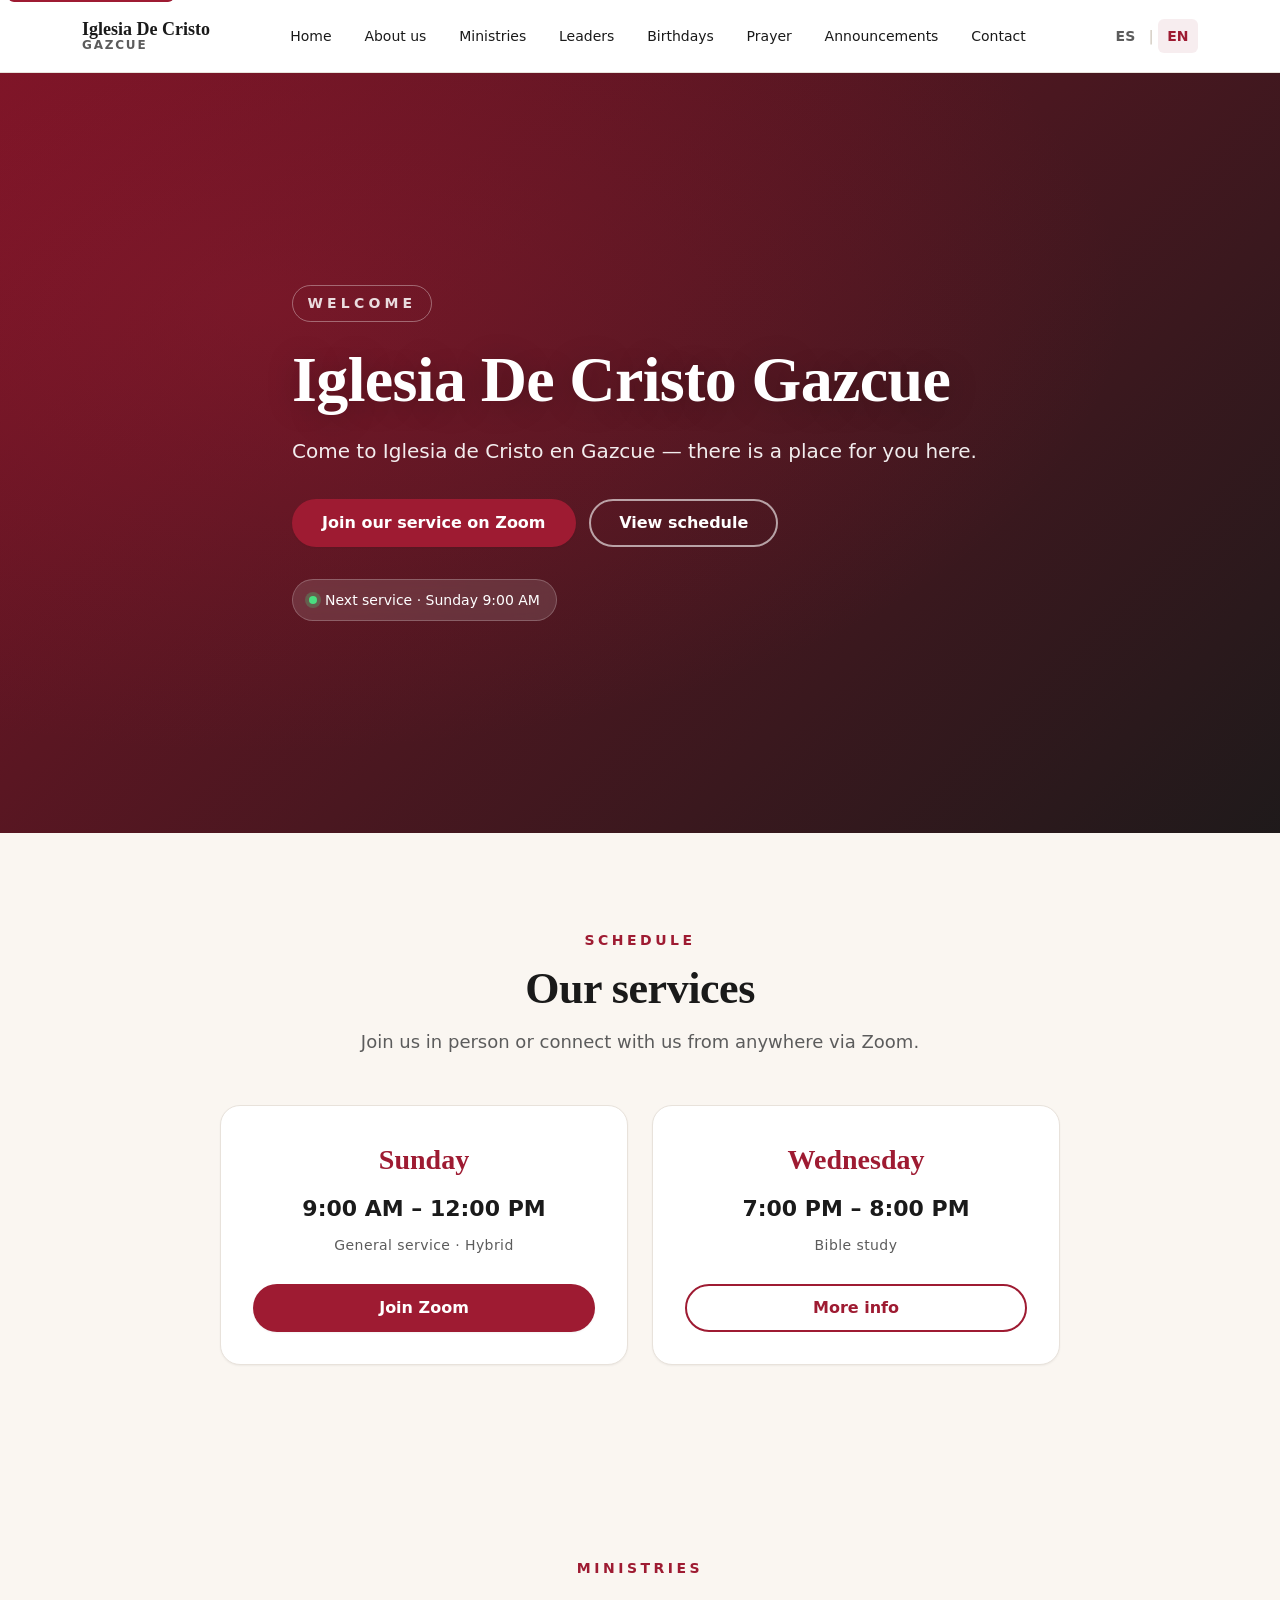
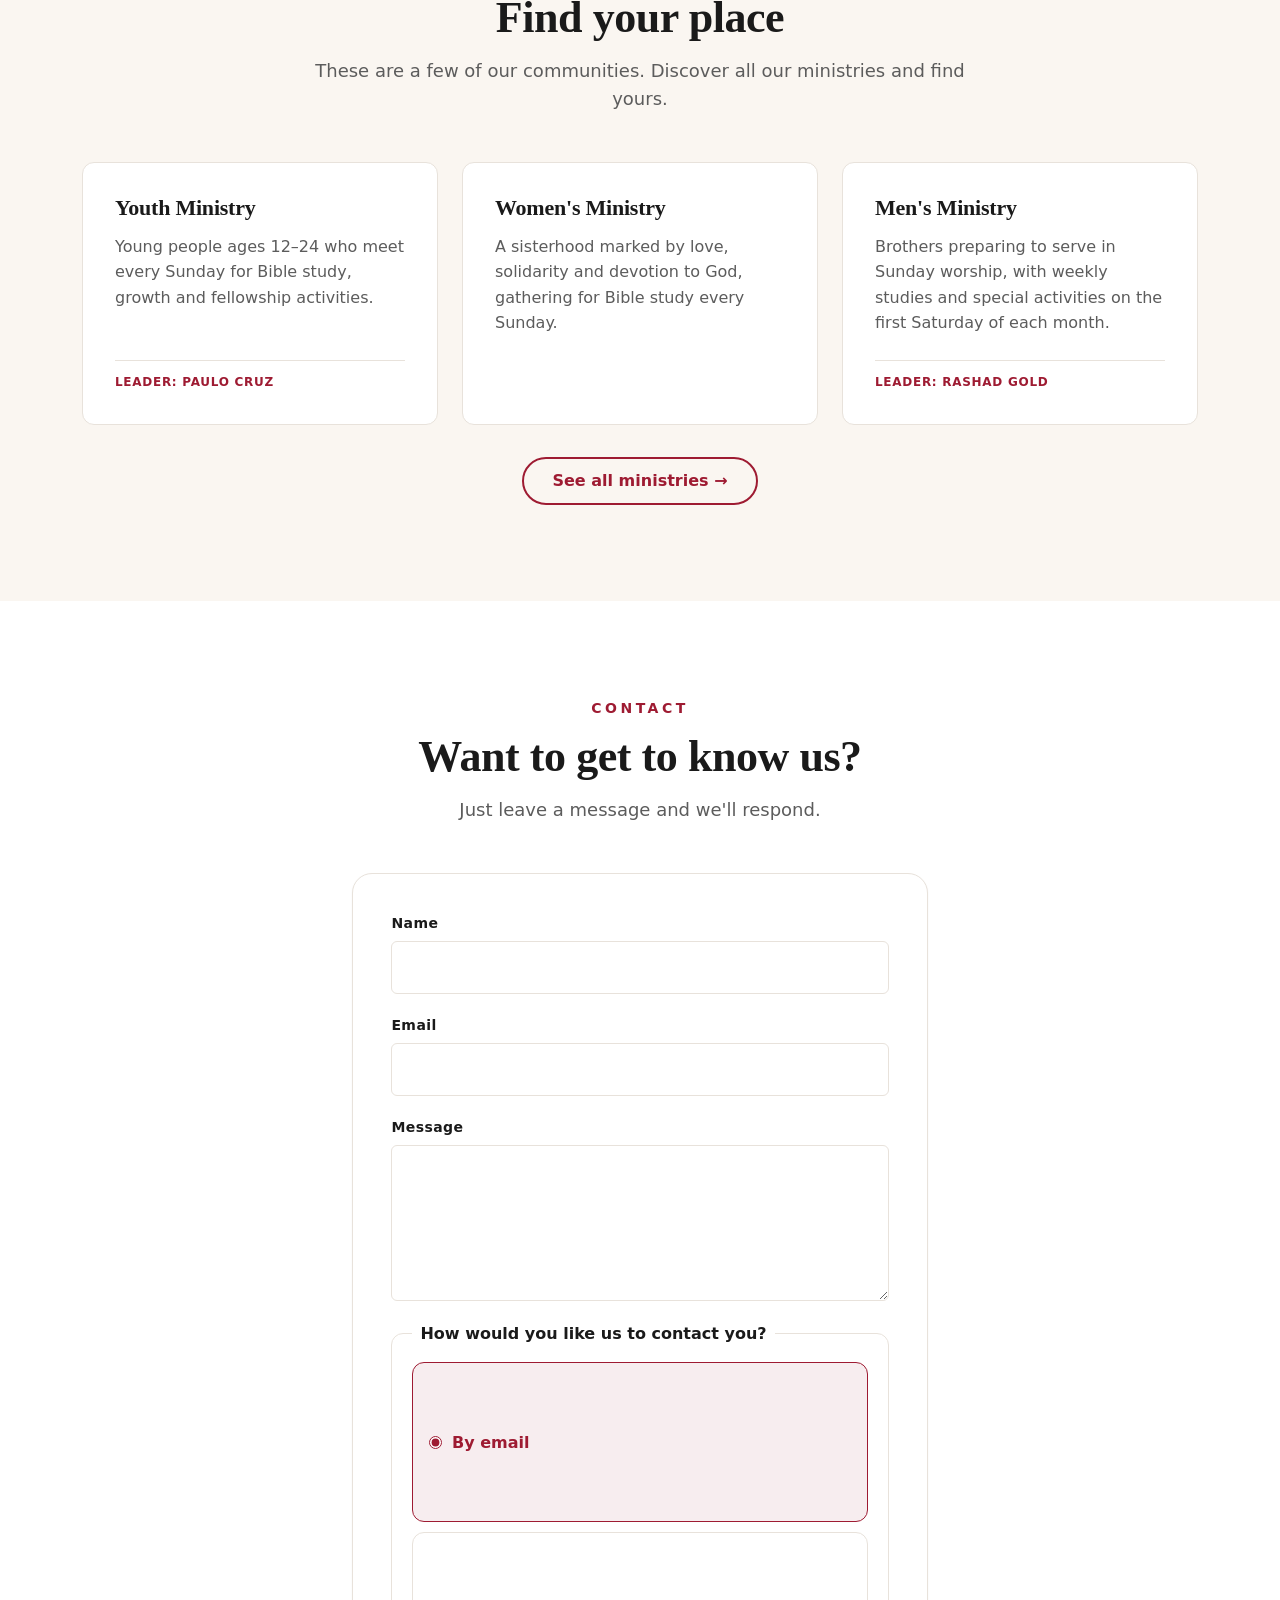
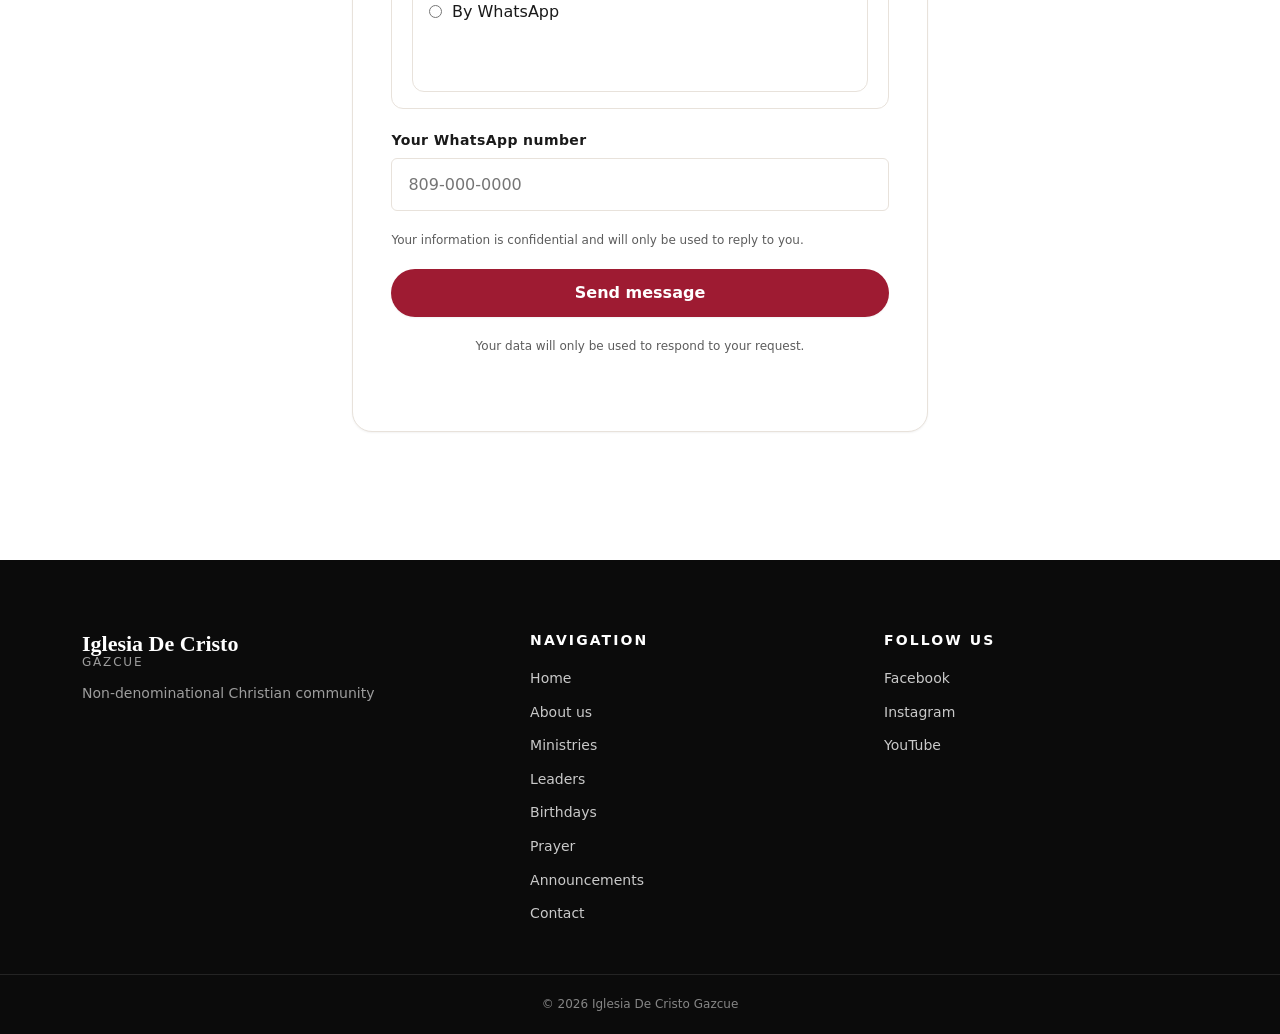
<file: index.html>
<!DOCTYPE html>
<html lang="es">
<head>
  <meta charset="UTF-8">
  <meta name="viewport" content="width=device-width, initial-scale=1.0">
  <meta name="description" content="Iglesia De Cristo Gazcue — comunidad cristiana no denominacional en Santo Domingo. Cultos presenciales y por Zoom.">
  <meta name="theme-color" content="#9E1B32">
  <meta name="referrer" content="strict-origin-when-cross-origin">
  <meta http-equiv="Content-Security-Policy" content="default-src 'self'; script-src 'self'; style-src 'self' https://fonts.googleapis.com; font-src 'self' https://fonts.gstatic.com; img-src 'self' data:; frame-src https://www.google.com; connect-src 'self' https://api.github.com https://raw.githubusercontent.com; form-action 'self'; base-uri 'self'; object-src 'none'; upgrade-insecure-requests">
  <meta name="robots" content="noindex, nofollow">

  <meta property="og:title" content="Iglesia De Cristo Gazcue">
  <meta property="og:description" content="Comunidad cristiana no denominacional en Gazcue, Santo Domingo, República Dominicana.">
  <meta property="og:type" content="website">
  <meta property="og:locale" content="es_DO">

  <title>Iglesia De Cristo Gazcue</title>

  <link rel="preconnect" href="https://fonts.googleapis.com">
  <link rel="preconnect" href="https://fonts.gstatic.com" crossorigin>
  <link rel="stylesheet" href="https://fonts.googleapis.com/css2?family=Inter:wght@400;500;600;700&family=Playfair+Display:wght@600;700&display=swap">

  <link rel="stylesheet" href="assets/css/styles.css">
</head>
<body>
  <a class="skip-link" href="#main" data-i18n="a11y.skip">Saltar al contenido</a>

  <header class="site-header" id="site-header">
    <div class="container header-inner">
      <a href="#inicio" class="brand" aria-label="Iglesia De Cristo Gazcue — Inicio">
        <span class="brand-text">
          <span class="brand-line">Iglesia De Cristo</span>
          <span class="brand-sub">Gazcue</span>
        </span>
      </a>

      <nav class="site-nav" id="site-nav" aria-label="Navegación principal">
        <ul class="nav-list">
          <li><a href="index.html" data-i18n="nav.home">Inicio</a></li>
          <li><a href="nosotros.html" data-i18n="nav.about">Conócenos</a></li>
          <li><a href="ministerios.html" data-i18n="nav.ministries">Ministerios</a></li>
          <li><a href="lideres.html" data-i18n="nav.leaders">Líderes</a></li>
          <li><a href="cumpleanos.html" data-i18n="nav.birthdays">Cumpleaños</a></li>
          <li><a href="oracion.html" data-i18n="nav.prayer">Oración</a></li>
          <li><a href="#anuncios" data-i18n="nav.announcements">Anuncios</a></li>
          <li><a href="#contacto" data-i18n="nav.contact">Contacto</a></li>
        </ul>
      </nav>

      <div class="header-actions">
        <div class="lang-toggle" role="group" aria-label="Idioma">
          <button type="button" class="lang-btn is-active" data-lang="es" aria-pressed="true">ES</button>
          <span class="lang-sep" aria-hidden="true">|</span>
          <button type="button" class="lang-btn" data-lang="en" aria-pressed="false">EN</button>
        </div>
        <button class="nav-toggle" id="nav-toggle" aria-controls="site-nav" aria-expanded="false" aria-label="Abrir menú">
          <span></span><span></span><span></span>
        </button>
      </div>
    </div>
  </header>

  <main id="main">
    <section class="hero" id="inicio">
      <div class="hero-bg" aria-hidden="true"></div>
      <div class="hero-overlay" aria-hidden="true"></div>
      <div class="container hero-content">
        <p class="hero-eyebrow" data-i18n="hero.eyebrow">Bienvenidos</p>
        <h1 class="hero-title" data-i18n="hero.title">Iglesia De Cristo Gazcue</h1>
        <p class="hero-subtitle" data-i18n="hero.subtitle">Ven a la Iglesia de Cristo en Gazcue, aquí hay un espacio para ti.</p>
        <div class="hero-cta">
          <a href="https://us02web.zoom.us/j/2586060812" class="btn btn-primary" target="_blank" rel="noopener noreferrer" data-i18n="hero.cta_zoom">Únete al culto por Zoom</a>
          <a href="#horarios" class="btn btn-ghost" data-i18n="hero.cta_schedule">Ver horarios</a>
        </div>
        <div class="hero-chip" data-i18n="hero.next">Próximo culto · Domingo 9:00 AM</div>
      </div>
    </section>

    <section class="section section-schedule" id="horarios">
      <div class="container">
        <header class="section-head">
          <p class="section-eyebrow" data-i18n="schedule.eyebrow">Horarios</p>
          <h2 class="section-title" data-i18n="schedule.title">Nuestros cultos</h2>
          <p class="section-lead" data-i18n="schedule.lead">Te esperamos presencial o conéctate con nosotros desde cualquier lugar por Zoom.</p>
        </header>
        <div class="schedule-grid">
          <article class="schedule-card">
            <p class="schedule-day" data-i18n="schedule.sunday.day">Domingo</p>
            <p class="schedule-time">9:00 AM – 12:00 PM</p>
            <p class="schedule-type" data-i18n="schedule.sunday.type">Culto general · Híbrido</p>
            <a class="btn btn-primary btn-block" href="https://us02web.zoom.us/j/2586060812" target="_blank" rel="noopener noreferrer" data-i18n="schedule.join_zoom">Entrar al Zoom</a>
          </article>
          <article class="schedule-card">
            <p class="schedule-day" data-i18n="schedule.wednesday.day">Miércoles</p>
            <p class="schedule-time">7:00 PM – 8:00 PM</p>
            <p class="schedule-type" data-i18n="schedule.wednesday.type">Estudio bíblico</p>
            <a class="btn btn-ghost btn-block" href="#contacto" data-i18n="schedule.more_info">Más información</a>
          </article>
        </div>
      </div>
    </section>

    <section class="section section-versiculo bg-cream">
      <div class="container">
        <header class="section-head">
          <p class="section-eyebrow" data-i18n="index.lectura.eyebrow">📖 Lectura</p>
          <h2 class="section-title" data-i18n="index.lectura.title">Versículo de la semana</h2>
        </header>
        <div id="seccion-lectura"></div>
      </div>
    </section>

    <section class="section section-oracion-index">
      <div class="container">
        <header class="section-head">
          <p class="section-eyebrow" data-i18n="index.oracion.eyebrow">🙏 Oración</p>
          <h2 class="section-title" data-i18n="index.oracion.title">Oración y peticiones de la semana</h2>
        </header>
        <div id="lista-oracion"></div>
        <div class="oracion-cta">
          <a href="oracion.html" class="btn btn-primary" data-i18n="index.oracion.cta">Enviar mi petición</a>
        </div>
      </div>
    </section>

    <section class="section section-announcements bg-cream" id="anuncios" aria-labelledby="anuncios-titulo">
      <div class="container">
        <header class="section-head">
          <p class="section-eyebrow" data-i18n="announcements.eyebrow">Anuncios</p>
          <h2 class="section-title" id="anuncios-titulo" data-i18n="announcements.title">Anuncios y eventos</h2>
          <p class="section-lead" data-i18n="announcements.subtitle">Mantente al día con lo que ocurre en nuestra comunidad</p>
        </header>
        <div id="seccion-anuncios"></div>
      </div>
    </section>

    <section class="section section-ministries" id="ministerios">
      <div class="container">
        <header class="section-head">
          <p class="section-eyebrow" data-i18n="ministries.eyebrow">Ministerios</p>
          <h2 class="section-title" data-i18n="ministries.title">Encuentra tu lugar</h2>
          <p class="section-lead" data-i18n="ministries.summary_lead">Estos son algunos de nuestros espacios. Conoce todos los ministerios y encuentra el tuyo.</p>
        </header>
        <div class="ministry-grid">
          <article class="ministry-card">
            <h3 data-i18n="ministries.youth.title">Ministerio Juvenil</h3>
            <p data-i18n="ministries.youth.text">Jóvenes de 12 a 24 años que se reúnen los domingos para estudios y actividades de integración.</p>
            <span class="card-leader" data-i18n="ministries.youth.leader">Líder: Paulo Cruz</span>
          </article>
          <article class="ministry-card">
            <h3 data-i18n="ministries.ladies.title">Ministerio de Damas</h3>
            <p data-i18n="ministries.ladies.text">Hermandad caracterizada por el amor, la solidaridad y la devoción a Dios.</p>
          </article>
          <article class="ministry-card">
            <h3 data-i18n="ministries.men.title">Ministerio de Varones</h3>
            <p data-i18n="ministries.men.text">Los caballeros se preparan para servir en el culto dominical y participan en actividades mensuales.</p>
            <span class="card-leader" data-i18n="ministries.men.leader">Líder: Rashad Gold</span>
          </article>
        </div>
        <div class="ministries-cta">
          <a class="btn btn-ghost" href="ministerios.html" data-i18n="ministries.see_all">Ver todos los ministerios →</a>
        </div>
      </div>
    </section>

    <section class="section section-contact" id="contacto">
      <div class="container contact-wrap">
        <header class="section-head">
          <p class="section-eyebrow" data-i18n="contact.eyebrow">Contacto</p>
          <h2 class="section-title" data-i18n="contact.title">¿Quieres conocernos?</h2>
          <p class="section-lead" data-i18n="contact.lead">Solo deja un mensaje y te responderemos.</p>
        </header>
        <form class="contact-form" id="contact-form"
              name="contacto"
              method="POST"
              data-netlify="true"
              netlify-honeypot="website"
              action="/gracias.html"
              novalidate>
          <input type="hidden" name="form-name" value="contacto">
          <div class="hp" aria-hidden="true">
            <label for="c-website">No completar</label>
            <input type="text" id="c-website" name="website" tabindex="-1" autocomplete="off">
          </div>
          <div class="form-row">
            <label for="c-name" data-i18n="contact.name">Nombre</label>
            <input type="text" id="c-name" name="name" required maxlength="80" autocomplete="name">
          </div>
          <div class="form-row">
            <label for="c-email" data-i18n="contact.email">Correo electrónico</label>
            <input type="email" id="c-email" name="email" required maxlength="120" autocomplete="email">
          </div>
          <div class="form-row">
            <label for="c-message" data-i18n="contact.message">Mensaje</label>
            <textarea id="c-message" name="message" rows="5" maxlength="1000" required></textarea>
          </div>

          <fieldset class="contacto-metodo">
            <legend data-i18n="contacto.metodo.titulo">¿Cómo prefieres que te contactemos?</legend>
            <label class="radio-label">
              <input type="radio" name="metodo-contacto" value="correo" checked>
              <span data-i18n="contacto.metodo.correo">Por correo electrónico</span>
            </label>
            <label class="radio-label">
              <input type="radio" name="metodo-contacto" value="whatsapp">
              <span data-i18n="contacto.metodo.whatsapp">Por WhatsApp</span>
            </label>
          </fieldset>

          <div class="form-row" id="campo-whatsapp-contacto" hidden>
            <label for="c-whatsapp" data-i18n="contacto.whatsapp.label">Tu número de WhatsApp</label>
            <input type="tel" id="c-whatsapp" name="whatsapp" placeholder="809-000-0000" maxlength="20" autocomplete="tel">
          </div>

          <p class="privacidad-nota" data-i18n="contacto.privacidad">Tu información es confidencial y solo será usada para responderte.</p>

          <button type="submit" class="btn btn-primary btn-block" data-i18n="contact.send">Enviar mensaje</button>
          <p class="form-note" data-i18n="contact.note">Tus datos se usarán solo para responder tu solicitud.</p>
          <p class="form-status" id="form-status" role="status" aria-live="polite"></p>
        </form>
      </div>
    </section>
  </main>

  <footer class="site-footer">
    <div class="container footer-inner">
      <div class="footer-brand">
        <span class="brand-text">
          <span class="brand-line">Iglesia De Cristo</span>
          <span class="brand-sub">Gazcue</span>
        </span>
        <p data-i18n="footer.tagline">Comunidad cristiana no denominacional</p>
      </div>
      <nav class="footer-nav" aria-label="Pie de página">
        <h4 data-i18n="footer.nav_title">Navegación</h4>
        <ul>
          <li><a href="index.html" data-i18n="nav.home">Inicio</a></li>
          <li><a href="nosotros.html" data-i18n="nav.about">Conócenos</a></li>
          <li><a href="ministerios.html" data-i18n="nav.ministries">Ministerios</a></li>
          <li><a href="lideres.html" data-i18n="nav.leaders">Líderes</a></li>
          <li><a href="cumpleanos.html" data-i18n="nav.birthdays">Cumpleaños</a></li>
          <li><a href="oracion.html" data-i18n="nav.prayer">Oración</a></li>
          <li><a href="index.html#anuncios" data-i18n="nav.announcements">Anuncios</a></li>
          <li><a href="index.html#contacto" data-i18n="nav.contact">Contacto</a></li>
        </ul>
      </nav>
      <div class="footer-social">
        <h4 data-i18n="footer.social_title">Síguenos</h4>
        <ul class="social-list">
          <li><a href="https://www.facebook.com/idcgazcue/" target="_blank" rel="noopener noreferrer" aria-label="Facebook">Facebook</a></li>
          <li><a href="https://www.instagram.com/idcgazcue/" target="_blank" rel="noopener noreferrer" aria-label="Instagram">Instagram</a></li>
          <li><a href="https://www.youtube.com/@iglesiadecristogazcue7163" target="_blank" rel="noopener noreferrer" aria-label="YouTube">YouTube</a></li>
        </ul>
      </div>
    </div>
    <div class="footer-bottom">
      <div class="container">
        <p>© <span id="year">2026</span> Iglesia De Cristo Gazcue</p>
      </div>
    </div>
  </footer>

  <script src="assets/js/i18n.js" defer></script>
  <script src="assets/js/main.js" defer></script>
  <script src="assets/js/contenido.js" defer></script>
</body>
</html>
</file>
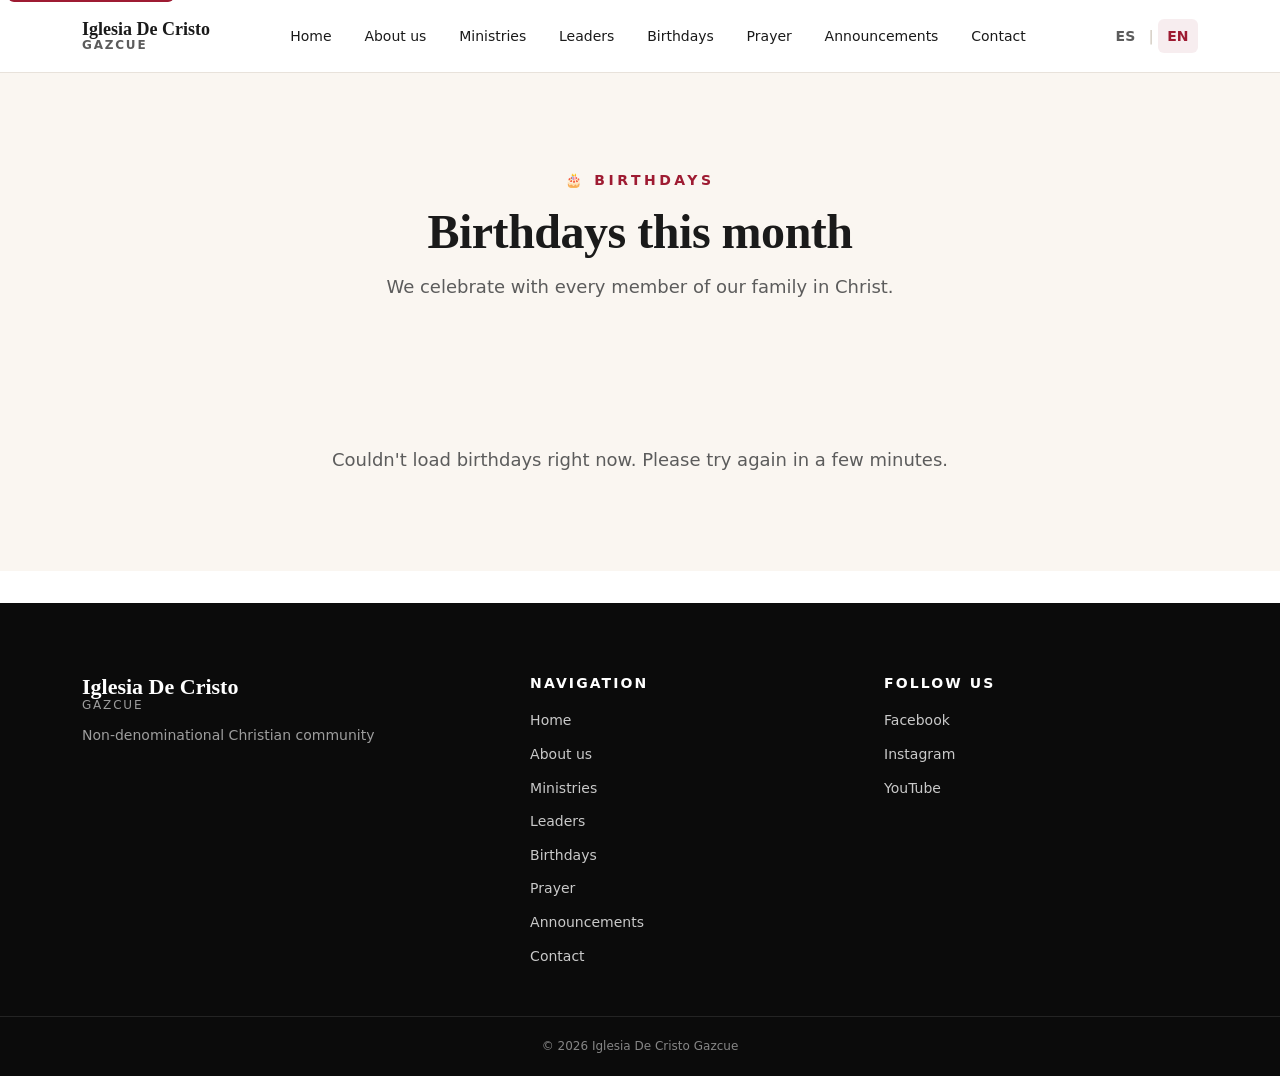
<file: cumpleanos.html>
<!DOCTYPE html>
<html lang="es">
<head>
  <meta charset="UTF-8">
  <meta name="viewport" content="width=device-width, initial-scale=1.0">
  <meta name="description" content="Cumpleaños del mes en la Iglesia De Cristo Gazcue.">
  <meta name="theme-color" content="#9E1B32">
  <meta name="referrer" content="strict-origin-when-cross-origin">
  <meta http-equiv="Content-Security-Policy" content="default-src 'self'; script-src 'self'; style-src 'self' https://fonts.googleapis.com; font-src 'self' https://fonts.gstatic.com; img-src 'self' data:; frame-src https://www.google.com; connect-src 'self' https://api.github.com https://raw.githubusercontent.com; form-action 'self'; base-uri 'self'; object-src 'none'; upgrade-insecure-requests">
  <meta name="robots" content="noindex, nofollow">

  <meta property="og:title" content="Cumpleaños del mes — Iglesia De Cristo Gazcue">
  <meta property="og:description" content="Celebramos con cada miembro de nuestra familia en Cristo.">
  <meta property="og:type" content="website">
  <meta property="og:locale" content="es_DO">

  <title>Cumpleaños del mes — Iglesia De Cristo Gazcue</title>

  <link rel="preconnect" href="https://fonts.googleapis.com">
  <link rel="preconnect" href="https://fonts.gstatic.com" crossorigin>
  <link rel="stylesheet" href="https://fonts.googleapis.com/css2?family=Inter:wght@400;500;600;700&family=Playfair+Display:wght@600;700&display=swap">

  <link rel="stylesheet" href="assets/css/styles.css">
</head>
<body>
  <a class="skip-link" href="#main" data-i18n="a11y.skip">Saltar al contenido</a>

  <header class="site-header" id="site-header">
    <div class="container header-inner">
      <a href="index.html" class="brand" aria-label="Iglesia De Cristo Gazcue — Inicio">
        <span class="brand-text">
          <span class="brand-line">Iglesia De Cristo</span>
          <span class="brand-sub">Gazcue</span>
        </span>
      </a>

      <nav class="site-nav" id="site-nav" aria-label="Navegación principal">
        <ul class="nav-list">
          <li><a href="index.html" data-i18n="nav.home">Inicio</a></li>
          <li><a href="nosotros.html" data-i18n="nav.about">Conócenos</a></li>
          <li><a href="ministerios.html" data-i18n="nav.ministries">Ministerios</a></li>
          <li><a href="lideres.html" data-i18n="nav.leaders">Líderes</a></li>
          <li><a href="cumpleanos.html" data-i18n="nav.birthdays">Cumpleaños</a></li>
          <li><a href="oracion.html" data-i18n="nav.prayer">Oración</a></li>
          <li><a href="index.html#anuncios" data-i18n="nav.announcements">Anuncios</a></li>
          <li><a href="index.html#contacto" data-i18n="nav.contact">Contacto</a></li>
        </ul>
      </nav>

      <div class="header-actions">
        <div class="lang-toggle" role="group" aria-label="Idioma">
          <button type="button" class="lang-btn is-active" data-lang="es" aria-pressed="true">ES</button>
          <span class="lang-sep" aria-hidden="true">|</span>
          <button type="button" class="lang-btn" data-lang="en" aria-pressed="false">EN</button>
        </div>
        <button class="nav-toggle" id="nav-toggle" aria-controls="site-nav" aria-expanded="false" aria-label="Abrir menú">
          <span></span><span></span><span></span>
        </button>
      </div>
    </div>
  </header>

  <main id="main">
    <section class="page-header bg-cream">
      <div class="container page-header-inner">
        <p class="page-eyebrow" data-i18n="cumpleanos.eyebrow">🎂 Cumpleaños</p>
        <h1 class="page-title" data-i18n="cumpleanos.title">Cumpleaños del mes</h1>
        <p class="page-subtitle" data-i18n="cumpleanos.lead">Celebramos con cada miembro de nuestra familia en Cristo.</p>
      </div>
    </section>

    <section class="page-body bg-cream">
      <div class="container">
        <div id="seccion-cumpleanos"></div>
      </div>
    </section>
  </main>

  <footer class="site-footer">
    <div class="container footer-inner">
      <div class="footer-brand">
        <span class="brand-text">
          <span class="brand-line">Iglesia De Cristo</span>
          <span class="brand-sub">Gazcue</span>
        </span>
        <p data-i18n="footer.tagline">Comunidad cristiana no denominacional</p>
      </div>
      <nav class="footer-nav" aria-label="Pie de página">
        <h4 data-i18n="footer.nav_title">Navegación</h4>
        <ul>
          <li><a href="index.html" data-i18n="nav.home">Inicio</a></li>
          <li><a href="nosotros.html" data-i18n="nav.about">Conócenos</a></li>
          <li><a href="ministerios.html" data-i18n="nav.ministries">Ministerios</a></li>
          <li><a href="lideres.html" data-i18n="nav.leaders">Líderes</a></li>
          <li><a href="cumpleanos.html" data-i18n="nav.birthdays">Cumpleaños</a></li>
          <li><a href="oracion.html" data-i18n="nav.prayer">Oración</a></li>
          <li><a href="index.html#anuncios" data-i18n="nav.announcements">Anuncios</a></li>
          <li><a href="index.html#contacto" data-i18n="nav.contact">Contacto</a></li>
        </ul>
      </nav>
      <div class="footer-social">
        <h4 data-i18n="footer.social_title">Síguenos</h4>
        <ul class="social-list">
          <li><a href="https://www.facebook.com/idcgazcue/" target="_blank" rel="noopener noreferrer" aria-label="Facebook">Facebook</a></li>
          <li><a href="https://www.instagram.com/idcgazcue/" target="_blank" rel="noopener noreferrer" aria-label="Instagram">Instagram</a></li>
          <li><a href="https://www.youtube.com/@iglesiadecristogazcue7163" target="_blank" rel="noopener noreferrer" aria-label="YouTube">YouTube</a></li>
        </ul>
      </div>
    </div>
    <div class="footer-bottom">
      <div class="container">
        <p>© <span id="year">2026</span> Iglesia De Cristo Gazcue</p>
      </div>
    </div>
  </footer>

  <script src="assets/js/i18n.js" defer></script>
  <script src="assets/js/main.js" defer></script>
  <script src="assets/js/contenido.js" defer></script>
</body>
</html>
</file>
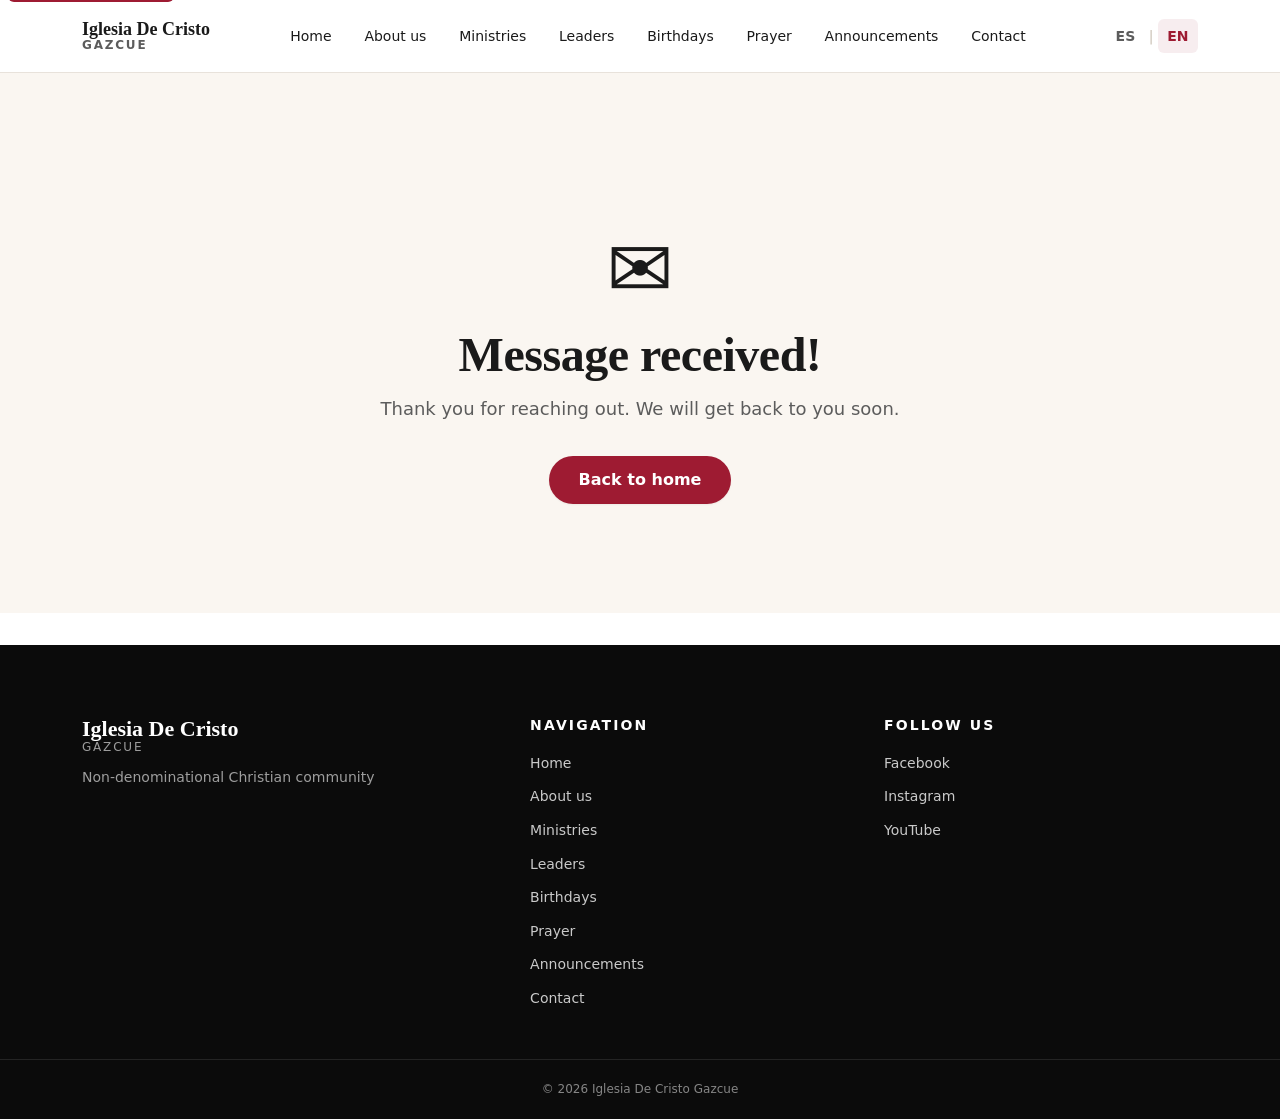
<file: gracias.html>
<!DOCTYPE html>
<html lang="es">
<head>
  <meta charset="UTF-8">
  <meta name="viewport" content="width=device-width, initial-scale=1.0">
  <meta name="description" content="Mensaje recibido — Iglesia De Cristo Gazcue.">
  <meta name="theme-color" content="#9E1B32">
  <meta name="referrer" content="strict-origin-when-cross-origin">
  <meta http-equiv="Content-Security-Policy" content="default-src 'self'; script-src 'self'; style-src 'self' https://fonts.googleapis.com; font-src 'self' https://fonts.gstatic.com; img-src 'self' data:; frame-src https://www.google.com; connect-src 'self' https://api.github.com https://raw.githubusercontent.com; form-action 'self'; base-uri 'self'; object-src 'none'; upgrade-insecure-requests">
  <meta name="robots" content="noindex, nofollow">

  <meta property="og:title" content="Mensaje recibido — Iglesia De Cristo Gazcue">
  <meta property="og:description" content="Gracias por escribirnos. Te responderemos pronto.">
  <meta property="og:type" content="website">
  <meta property="og:locale" content="es_DO">

  <title>Mensaje recibido — Iglesia De Cristo Gazcue</title>

  <link rel="preconnect" href="https://fonts.googleapis.com">
  <link rel="preconnect" href="https://fonts.gstatic.com" crossorigin>
  <link rel="stylesheet" href="https://fonts.googleapis.com/css2?family=Inter:wght@400;500;600;700&family=Playfair+Display:wght@600;700&display=swap">

  <link rel="stylesheet" href="assets/css/styles.css">
</head>
<body>
  <a class="skip-link" href="#main" data-i18n="a11y.skip">Saltar al contenido</a>

  <header class="site-header" id="site-header">
    <div class="container header-inner">
      <a href="index.html" class="brand" aria-label="Iglesia De Cristo Gazcue — Inicio">
        <span class="brand-text">
          <span class="brand-line">Iglesia De Cristo</span>
          <span class="brand-sub">Gazcue</span>
        </span>
      </a>

      <nav class="site-nav" id="site-nav" aria-label="Navegación principal">
        <ul class="nav-list">
          <li><a href="index.html" data-i18n="nav.home">Inicio</a></li>
          <li><a href="nosotros.html" data-i18n="nav.about">Conócenos</a></li>
          <li><a href="ministerios.html" data-i18n="nav.ministries">Ministerios</a></li>
          <li><a href="lideres.html" data-i18n="nav.leaders">Líderes</a></li>
          <li><a href="cumpleanos.html" data-i18n="nav.birthdays">Cumpleaños</a></li>
          <li><a href="oracion.html" data-i18n="nav.prayer">Oración</a></li>
          <li><a href="index.html#anuncios" data-i18n="nav.announcements">Anuncios</a></li>
          <li><a href="index.html#contacto" data-i18n="nav.contact">Contacto</a></li>
        </ul>
      </nav>

      <div class="header-actions">
        <div class="lang-toggle" role="group" aria-label="Idioma">
          <button type="button" class="lang-btn is-active" data-lang="es" aria-pressed="true">ES</button>
          <span class="lang-sep" aria-hidden="true">|</span>
          <button type="button" class="lang-btn" data-lang="en" aria-pressed="false">EN</button>
        </div>
        <button class="nav-toggle" id="nav-toggle" aria-controls="site-nav" aria-expanded="false" aria-label="Abrir menú">
          <span></span><span></span><span></span>
        </button>
      </div>
    </div>
  </header>

  <main id="main">
    <section class="page-header bg-cream thanks-page">
      <div class="container page-header-inner">
        <p class="thanks-icon" aria-hidden="true">✉️</p>
        <h1 class="page-title" data-i18n="thanks.title">¡Mensaje recibido!</h1>
        <p class="page-subtitle" data-i18n="thanks.lead">Gracias por escribirnos. Te responderemos pronto.</p>
        <p class="thanks-cta">
          <a href="index.html" class="btn btn-primary" data-i18n="thanks.back">Volver al inicio</a>
        </p>
      </div>
    </section>
  </main>

  <footer class="site-footer">
    <div class="container footer-inner">
      <div class="footer-brand">
        <span class="brand-text">
          <span class="brand-line">Iglesia De Cristo</span>
          <span class="brand-sub">Gazcue</span>
        </span>
        <p data-i18n="footer.tagline">Comunidad cristiana no denominacional</p>
      </div>
      <nav class="footer-nav" aria-label="Pie de página">
        <h4 data-i18n="footer.nav_title">Navegación</h4>
        <ul>
          <li><a href="index.html" data-i18n="nav.home">Inicio</a></li>
          <li><a href="nosotros.html" data-i18n="nav.about">Conócenos</a></li>
          <li><a href="ministerios.html" data-i18n="nav.ministries">Ministerios</a></li>
          <li><a href="lideres.html" data-i18n="nav.leaders">Líderes</a></li>
          <li><a href="cumpleanos.html" data-i18n="nav.birthdays">Cumpleaños</a></li>
          <li><a href="oracion.html" data-i18n="nav.prayer">Oración</a></li>
          <li><a href="index.html#anuncios" data-i18n="nav.announcements">Anuncios</a></li>
          <li><a href="index.html#contacto" data-i18n="nav.contact">Contacto</a></li>
        </ul>
      </nav>
      <div class="footer-social">
        <h4 data-i18n="footer.social_title">Síguenos</h4>
        <ul class="social-list">
          <li><a href="https://www.facebook.com/idcgazcue/" target="_blank" rel="noopener noreferrer" aria-label="Facebook">Facebook</a></li>
          <li><a href="https://www.instagram.com/idcgazcue/" target="_blank" rel="noopener noreferrer" aria-label="Instagram">Instagram</a></li>
          <li><a href="https://www.youtube.com/@iglesiadecristogazcue7163" target="_blank" rel="noopener noreferrer" aria-label="YouTube">YouTube</a></li>
        </ul>
      </div>
    </div>
    <div class="footer-bottom">
      <div class="container">
        <p>© <span id="year">2026</span> Iglesia De Cristo Gazcue</p>
      </div>
    </div>
  </footer>

  <script src="assets/js/i18n.js" defer></script>
  <script src="assets/js/main.js" defer></script>
</body>
</html>
</file>
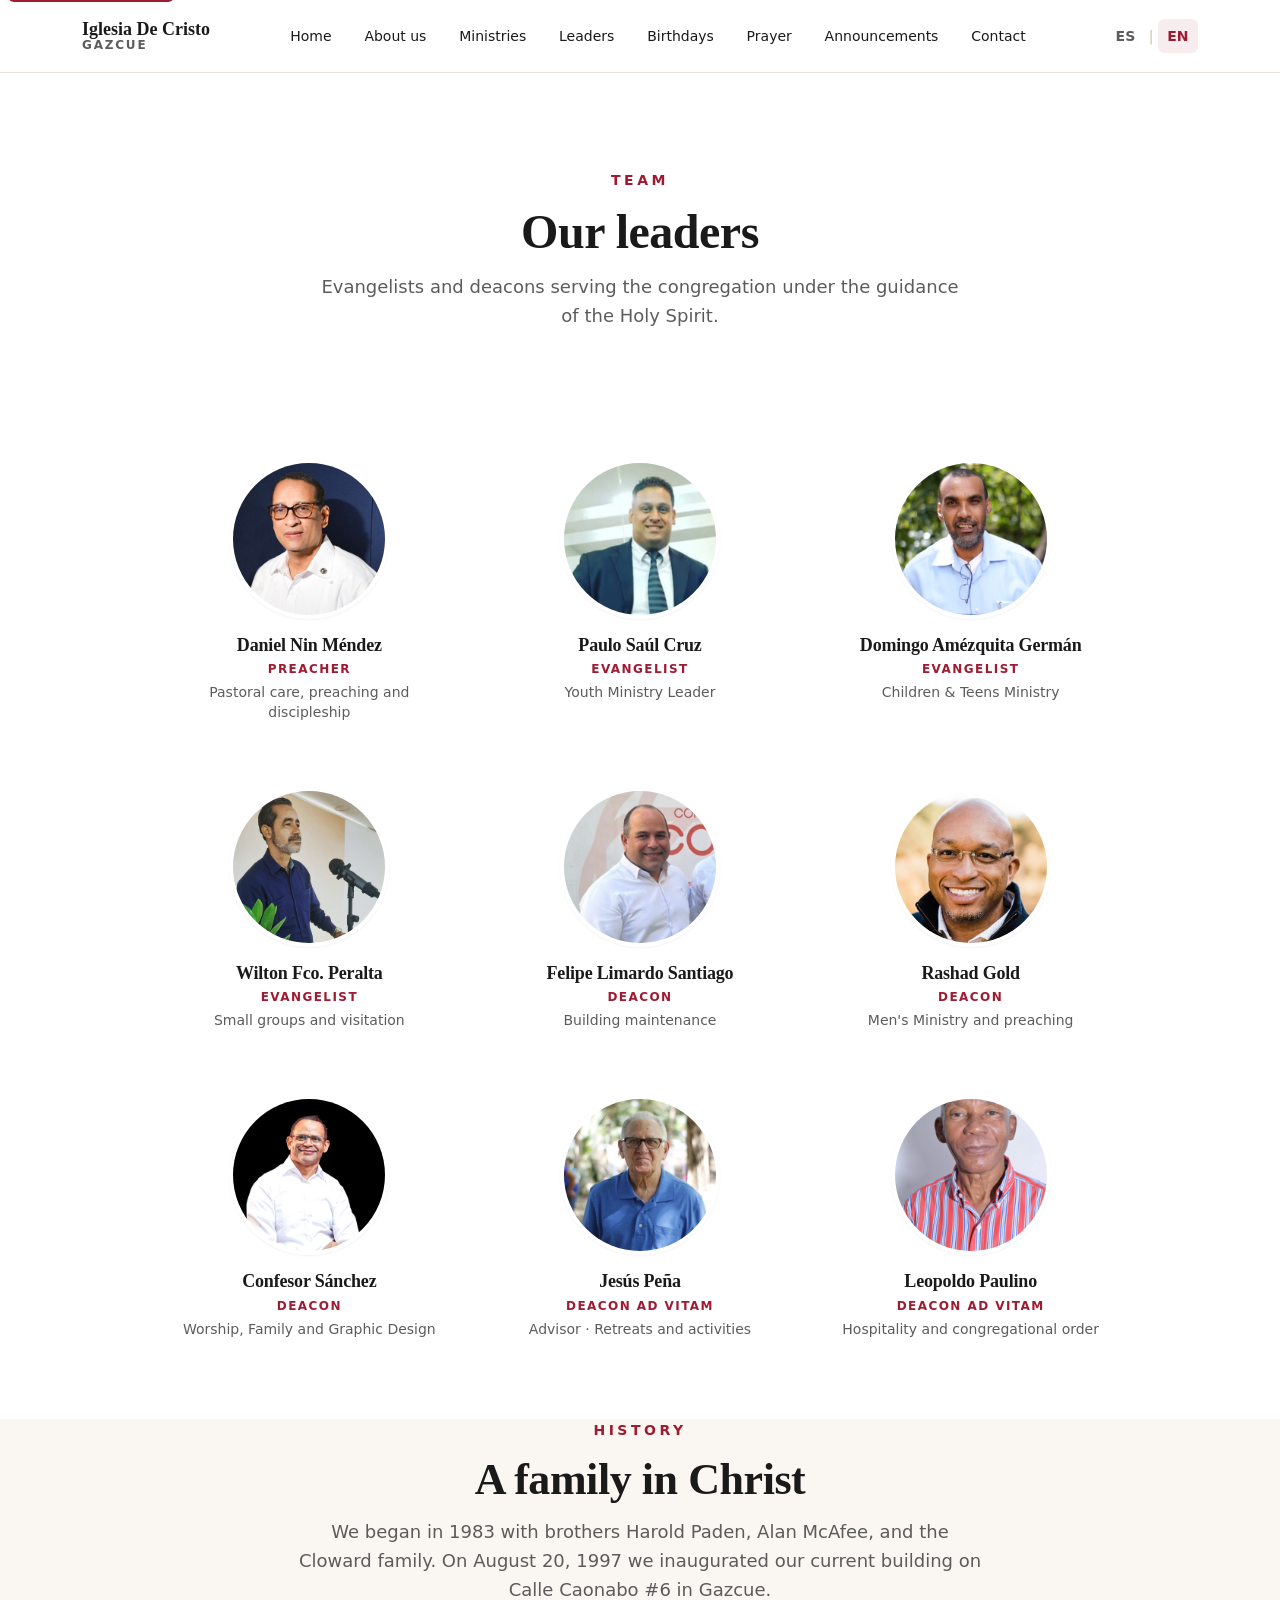
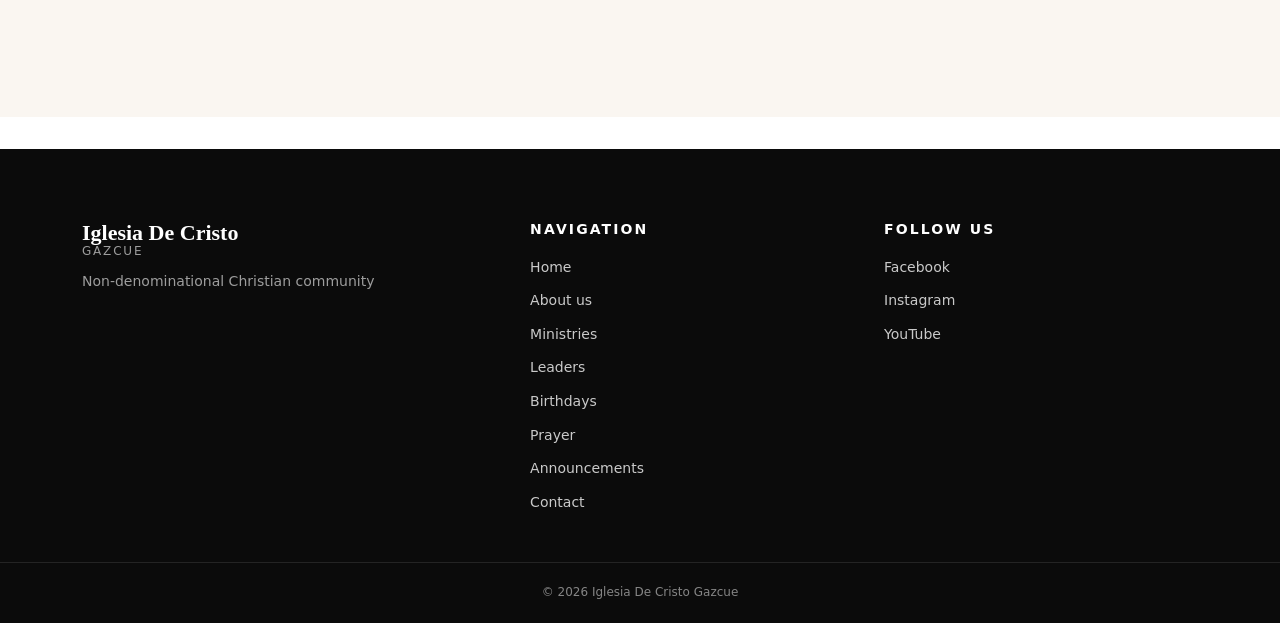
<file: lideres.html>
<!DOCTYPE html>
<html lang="es">
<head>
  <meta charset="UTF-8">
  <meta name="viewport" content="width=device-width, initial-scale=1.0">
  <meta name="description" content="Cuerpo ministerial de Iglesia De Cristo Gazcue: evangelistas, diáconos y diáconos ad vitam que sirven a la congregación.">
  <meta name="theme-color" content="#9E1B32">
  <meta name="referrer" content="strict-origin-when-cross-origin">
  <meta http-equiv="Content-Security-Policy" content="default-src 'self'; script-src 'self'; style-src 'self' https://fonts.googleapis.com; font-src 'self' https://fonts.gstatic.com; img-src 'self' data:; frame-src https://www.google.com; connect-src 'self' https://api.github.com https://raw.githubusercontent.com; form-action 'self'; base-uri 'self'; object-src 'none'; upgrade-insecure-requests">
  <meta name="robots" content="noindex, nofollow">

  <meta property="og:title" content="Líderes — Iglesia De Cristo Gazcue">
  <meta property="og:description" content="Conoce al equipo pastoral y de liderazgo que sirve a la congregación.">
  <meta property="og:type" content="website">
  <meta property="og:locale" content="es_DO">

  <title>Líderes — Iglesia De Cristo Gazcue</title>

  <link rel="preconnect" href="https://fonts.googleapis.com">
  <link rel="preconnect" href="https://fonts.gstatic.com" crossorigin>
  <link rel="stylesheet" href="https://fonts.googleapis.com/css2?family=Inter:wght@400;500;600;700&family=Playfair+Display:wght@600;700&display=swap">

  <link rel="stylesheet" href="assets/css/styles.css">
</head>
<body>
  <a class="skip-link" href="#main" data-i18n="a11y.skip">Saltar al contenido</a>

  <header class="site-header" id="site-header">
    <div class="container header-inner">
      <a href="index.html" class="brand" aria-label="Iglesia De Cristo Gazcue — Inicio">
        <span class="brand-text">
          <span class="brand-line">Iglesia De Cristo</span>
          <span class="brand-sub">Gazcue</span>
        </span>
      </a>

      <nav class="site-nav" id="site-nav" aria-label="Navegación principal">
                <ul class="nav-list">
          <li><a href="index.html" data-i18n="nav.home">Inicio</a></li>
          <li><a href="nosotros.html" data-i18n="nav.about">Conócenos</a></li>
          <li><a href="ministerios.html" data-i18n="nav.ministries">Ministerios</a></li>
          <li><a href="lideres.html" data-i18n="nav.leaders">Líderes</a></li>
          <li><a href="cumpleanos.html" data-i18n="nav.birthdays">Cumpleaños</a></li>
          <li><a href="oracion.html" data-i18n="nav.prayer">Oración</a></li>
          <li><a href="index.html#anuncios" data-i18n="nav.announcements">Anuncios</a></li>
          <li><a href="index.html#contacto" data-i18n="nav.contact">Contacto</a></li>
        </ul>
      </nav>

      <div class="header-actions">
        <div class="lang-toggle" role="group" aria-label="Idioma">
          <button type="button" class="lang-btn is-active" data-lang="es" aria-pressed="true">ES</button>
          <span class="lang-sep" aria-hidden="true">|</span>
          <button type="button" class="lang-btn" data-lang="en" aria-pressed="false">EN</button>
        </div>
        <button class="nav-toggle" id="nav-toggle" aria-controls="site-nav" aria-expanded="false" aria-label="Abrir menú">
          <span></span><span></span><span></span>
        </button>
      </div>
    </div>
  </header>

  <main id="main">
    <section class="page-header">
      <div class="container page-header-inner">
        <p class="page-eyebrow" data-i18n="leaders.eyebrow">Equipo</p>
        <h1 class="page-title" data-i18n="leaders.title">Nuestros líderes</h1>
        <p class="page-subtitle" data-i18n="leaders.lead">Evangelistas y diáconos que sirven a la congregación bajo la dirección del Espíritu Santo.</p>
      </div>
    </section>

    <section class="page-body">
      <div class="container">
        <div class="leader-grid">
          <article class="leader-card">
            <img class="leader-photo" src="assets/img/lideres/daniel-nin.jpg" alt="Daniel Nin Méndez" loading="lazy" width="160" height="160">
            <h3>Daniel Nin Méndez</h3>
            <p class="leader-role" data-i18n="leaders.daniel.role">Predicador</p>
            <p class="leader-area" data-i18n="leaders.daniel.area">Pastoreo, predicación y discipulado</p>
          </article>
          <article class="leader-card">
            <img class="leader-photo" src="assets/img/lideres/paulo-cruz.jpg" alt="Paulo Saúl Cruz" loading="lazy" width="160" height="160">
            <h3>Paulo Saúl Cruz</h3>
            <p class="leader-role" data-i18n="leaders.paulo.role">Evangelista</p>
            <p class="leader-area" data-i18n="leaders.paulo.area">Líder del Ministerio Juvenil</p>
          </article>
          <article class="leader-card">
            <img class="leader-photo" src="assets/img/lideres/domingo-amezquita.jpg" alt="Domingo Amézquita Germán" loading="lazy" width="160" height="160">
            <h3>Domingo Amézquita Germán</h3>
            <p class="leader-role" data-i18n="leaders.domingo.role">Evangelista</p>
            <p class="leader-area" data-i18n="leaders.domingo.area">Ministerio de Niños y Adolescentes</p>
          </article>
          <article class="leader-card">
            <img class="leader-photo" src="assets/img/lideres/wilton-peralta.jpg" alt="Wilton Fco. Peralta" loading="lazy" width="160" height="160">
            <h3>Wilton Fco. Peralta</h3>
            <p class="leader-role" data-i18n="leaders.wilton.role">Evangelista</p>
            <p class="leader-area" data-i18n="leaders.wilton.area">Pequeños grupos y visitas</p>
          </article>
          <article class="leader-card">
            <img class="leader-photo" src="assets/img/lideres/felipe-limardo.jpg" alt="Felipe Limardo Santiago" loading="lazy" width="160" height="160">
            <h3>Felipe Limardo Santiago</h3>
            <p class="leader-role" data-i18n="leaders.felipe.role">Diácono</p>
            <p class="leader-area" data-i18n="leaders.felipe.area">Mantenimiento del edificio</p>
          </article>
          <article class="leader-card">
            <img class="leader-photo" src="assets/img/lideres/rashad-gold.jpg" alt="Rashad Gold" loading="lazy" width="160" height="160">
            <h3>Rashad Gold</h3>
            <p class="leader-role" data-i18n="leaders.rashad.role">Diácono</p>
            <p class="leader-area" data-i18n="leaders.rashad.area">Ministerio de Varones y predicación</p>
          </article>
          <article class="leader-card">
            <img class="leader-photo" src="assets/img/lideres/confesor-sanchez.jpg" alt="Confesor Sánchez" loading="lazy" width="160" height="160">
            <h3>Confesor Sánchez</h3>
            <p class="leader-role" data-i18n="leaders.confesor.role">Diácono</p>
            <p class="leader-area" data-i18n="leaders.confesor.area">Alabanza, Familia y Diseño Gráfico</p>
          </article>
          <article class="leader-card">
            <img class="leader-photo" src="assets/img/lideres/jesus-pena.jpg" alt="Jesús Peña" loading="lazy" width="160" height="160">
            <h3>Jesús Peña</h3>
            <p class="leader-role" data-i18n="leaders.jesus.role">Diácono Ad Vitam</p>
            <p class="leader-area" data-i18n="leaders.jesus.area">Asesor · Retiros y actividades</p>
          </article>
          <article class="leader-card">
            <img class="leader-photo" src="assets/img/lideres/leopoldo-paulino.jpg" alt="Leopoldo Paulino" loading="lazy" width="160" height="160">
            <h3>Leopoldo Paulino</h3>
            <p class="leader-role" data-i18n="leaders.leopoldo.role">Diácono Ad Vitam</p>
            <p class="leader-area" data-i18n="leaders.leopoldo.area">Hospitalidad y orden congregacional</p>
          </article>
        </div>
      </div>
    </section>

    <section class="page-body bg-cream">
      <div class="container">
        <header class="section-head">
          <p class="section-eyebrow" data-i18n="about.history.title">Historia</p>
          <h2 class="section-title" data-i18n="about.title">Una familia en Cristo</h2>
          <p class="section-lead" data-i18n="about.history.text">Iniciamos en 1983 con los hermanos Harold Paden, Alan McAfee y los esposos John y Dulce Cloward. El 20 de agosto de 1997 inauguramos nuestro edificio actual en la calle Caonabo #6 de Gazcue.</p>
        </header>
      </div>
    </section>
  </main>

  <footer class="site-footer">
    <div class="container footer-inner">
      <div class="footer-brand">
        <span class="brand-text">
          <span class="brand-line">Iglesia De Cristo</span>
          <span class="brand-sub">Gazcue</span>
        </span>
        <p data-i18n="footer.tagline">Comunidad cristiana no denominacional</p>
      </div>
      <nav class="footer-nav" aria-label="Pie de página">
        <h4 data-i18n="footer.nav_title">Navegación</h4>
                <ul>
          <li><a href="index.html" data-i18n="nav.home">Inicio</a></li>
          <li><a href="nosotros.html" data-i18n="nav.about">Conócenos</a></li>
          <li><a href="ministerios.html" data-i18n="nav.ministries">Ministerios</a></li>
          <li><a href="lideres.html" data-i18n="nav.leaders">Líderes</a></li>
          <li><a href="cumpleanos.html" data-i18n="nav.birthdays">Cumpleaños</a></li>
          <li><a href="oracion.html" data-i18n="nav.prayer">Oración</a></li>
          <li><a href="index.html#anuncios" data-i18n="nav.announcements">Anuncios</a></li>
          <li><a href="index.html#contacto" data-i18n="nav.contact">Contacto</a></li>
        </ul>
      </nav>
      <div class="footer-social">
        <h4 data-i18n="footer.social_title">Síguenos</h4>
        <ul class="social-list">
          <li><a href="https://www.facebook.com/idcgazcue/" target="_blank" rel="noopener noreferrer" aria-label="Facebook">Facebook</a></li>
          <li><a href="https://www.instagram.com/idcgazcue/" target="_blank" rel="noopener noreferrer" aria-label="Instagram">Instagram</a></li>
          <li><a href="https://www.youtube.com/@iglesiadecristogazcue7163" target="_blank" rel="noopener noreferrer" aria-label="YouTube">YouTube</a></li>
        </ul>
      </div>
    </div>
    <div class="footer-bottom">
      <div class="container">
        <p>© <span id="year">2026</span> Iglesia De Cristo Gazcue</p>
      </div>
    </div>
  </footer>

  <script src="assets/js/i18n.js" defer></script>
  <script src="assets/js/main.js" defer></script>
</body>
</html>
</file>
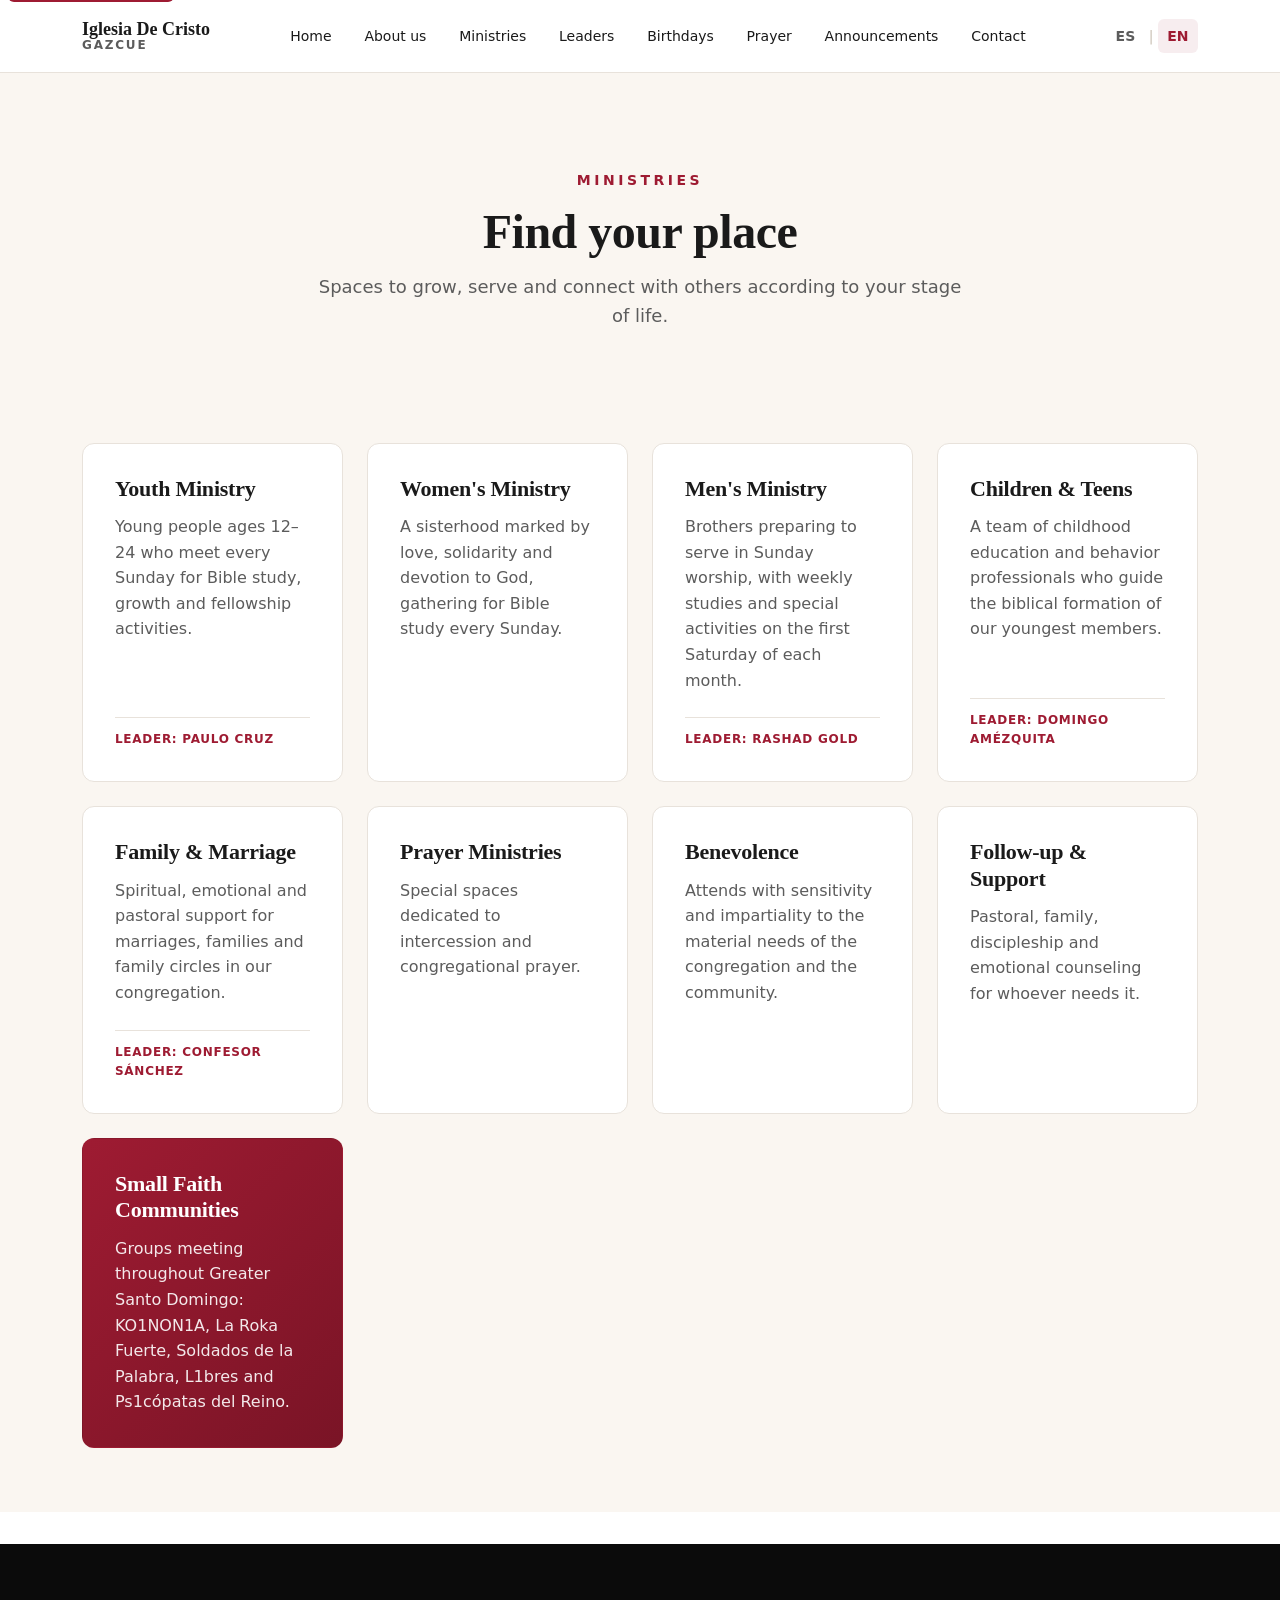
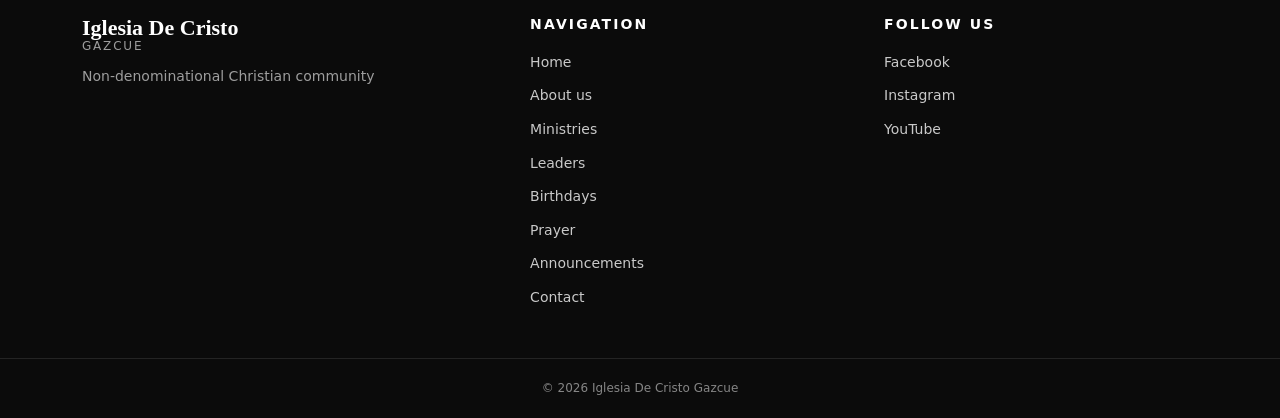
<file: ministerios.html>
<!DOCTYPE html>
<html lang="es">
<head>
  <meta charset="UTF-8">
  <meta name="viewport" content="width=device-width, initial-scale=1.0">
  <meta name="description" content="Ministerios de Iglesia De Cristo Gazcue: jóvenes, damas, varones, niños, familia, oración, benevolencia, seguimiento y pequeñas comunidades de fe.">
  <meta name="theme-color" content="#9E1B32">
  <meta name="referrer" content="strict-origin-when-cross-origin">
  <meta http-equiv="Content-Security-Policy" content="default-src 'self'; script-src 'self'; style-src 'self' https://fonts.googleapis.com; font-src 'self' https://fonts.gstatic.com; img-src 'self' data:; frame-src https://www.google.com; connect-src 'self' https://api.github.com https://raw.githubusercontent.com; form-action 'self'; base-uri 'self'; object-src 'none'; upgrade-insecure-requests">
  <meta name="robots" content="noindex, nofollow">

  <meta property="og:title" content="Ministerios — Iglesia De Cristo Gazcue">
  <meta property="og:description" content="Encuentra tu lugar en los ministerios de IDC Gazcue.">
  <meta property="og:type" content="website">
  <meta property="og:locale" content="es_DO">

  <title>Ministerios — Iglesia De Cristo Gazcue</title>

  <link rel="preconnect" href="https://fonts.googleapis.com">
  <link rel="preconnect" href="https://fonts.gstatic.com" crossorigin>
  <link rel="stylesheet" href="https://fonts.googleapis.com/css2?family=Inter:wght@400;500;600;700&family=Playfair+Display:wght@600;700&display=swap">

  <link rel="stylesheet" href="assets/css/styles.css">
</head>
<body>
  <a class="skip-link" href="#main" data-i18n="a11y.skip">Saltar al contenido</a>

  <header class="site-header" id="site-header">
    <div class="container header-inner">
      <a href="index.html" class="brand" aria-label="Iglesia De Cristo Gazcue — Inicio">
        <span class="brand-text">
          <span class="brand-line">Iglesia De Cristo</span>
          <span class="brand-sub">Gazcue</span>
        </span>
      </a>

      <nav class="site-nav" id="site-nav" aria-label="Navegación principal">
                <ul class="nav-list">
          <li><a href="index.html" data-i18n="nav.home">Inicio</a></li>
          <li><a href="nosotros.html" data-i18n="nav.about">Conócenos</a></li>
          <li><a href="ministerios.html" data-i18n="nav.ministries">Ministerios</a></li>
          <li><a href="lideres.html" data-i18n="nav.leaders">Líderes</a></li>
          <li><a href="cumpleanos.html" data-i18n="nav.birthdays">Cumpleaños</a></li>
          <li><a href="oracion.html" data-i18n="nav.prayer">Oración</a></li>
          <li><a href="index.html#anuncios" data-i18n="nav.announcements">Anuncios</a></li>
          <li><a href="index.html#contacto" data-i18n="nav.contact">Contacto</a></li>
        </ul>
      </nav>

      <div class="header-actions">
        <div class="lang-toggle" role="group" aria-label="Idioma">
          <button type="button" class="lang-btn is-active" data-lang="es" aria-pressed="true">ES</button>
          <span class="lang-sep" aria-hidden="true">|</span>
          <button type="button" class="lang-btn" data-lang="en" aria-pressed="false">EN</button>
        </div>
        <button class="nav-toggle" id="nav-toggle" aria-controls="site-nav" aria-expanded="false" aria-label="Abrir menú">
          <span></span><span></span><span></span>
        </button>
      </div>
    </div>
  </header>

  <main id="main">
    <section class="page-header bg-cream">
      <div class="container page-header-inner">
        <p class="page-eyebrow" data-i18n="ministries.eyebrow">Ministerios</p>
        <h1 class="page-title" data-i18n="ministries.title">Encuentra tu lugar</h1>
        <p class="page-subtitle" data-i18n="ministries.lead">Espacios para crecer, servir y conectar con otros según tu etapa de vida.</p>
      </div>
    </section>

    <section class="page-body bg-cream">
      <div class="container">
        <div class="ministry-grid">
          <article class="ministry-card">
            <h3 data-i18n="ministries.youth.title">Ministerio Juvenil</h3>
            <p data-i18n="ministries.youth.text">Jóvenes de 12 a 24 años que se reúnen los domingos para estudios, crecimiento y actividades de integración.</p>
            <span class="card-leader" data-i18n="ministries.youth.leader">Líder: Paulo Cruz</span>
          </article>
          <article class="ministry-card">
            <h3 data-i18n="ministries.ladies.title">Ministerio de Damas</h3>
            <p data-i18n="ministries.ladies.text">Hermandad caracterizada por el amor, la solidaridad y la devoción a Dios, con estudios bíblicos dominicales.</p>
          </article>
          <article class="ministry-card">
            <h3 data-i18n="ministries.men.title">Ministerio de Varones</h3>
            <p data-i18n="ministries.men.text">Los caballeros se preparan para servir en el culto dominical, con estudios semanales y actividades el primer sábado de cada mes.</p>
            <span class="card-leader" data-i18n="ministries.men.leader">Líder: Rashad Gold</span>
          </article>
          <article class="ministry-card">
            <h3 data-i18n="ministries.kids.title">Niños, Niñas y Adolescentes</h3>
            <p data-i18n="ministries.kids.text">Equipo de profesionales de la educación infantil y la conducta que acompaña la formación bíblica de los más pequeños.</p>
            <span class="card-leader" data-i18n="ministries.kids.leader">Líder: Domingo Amézquita</span>
          </article>
          <article class="ministry-card">
            <h3 data-i18n="ministries.family.title">Familia y Matrimonio</h3>
            <p data-i18n="ministries.family.text">Soporte espiritual, emocional y de acompañamiento para matrimonios, familias y núcleos familiares de la congregación.</p>
            <span class="card-leader" data-i18n="ministries.family.leader">Líder: Confesor Sánchez</span>
          </article>
          <article class="ministry-card">
            <h3 data-i18n="ministries.prayer.title">Ministerios de Oración</h3>
            <p data-i18n="ministries.prayer.text">Espacios especiales dedicados a la intercesión y la oración congregacional.</p>
          </article>
          <article class="ministry-card">
            <h3 data-i18n="ministries.benevolence.title">Benevolencia</h3>
            <p data-i18n="ministries.benevolence.text">Atiende con sensibilidad e imparcialidad las necesidades materiales de la congregación y la comunidad.</p>
          </article>
          <article class="ministry-card">
            <h3 data-i18n="ministries.followup.title">Seguimiento y Apoyo</h3>
            <p data-i18n="ministries.followup.text">Consejería pastoral, familiar, discipular y emocional para quien la necesite.</p>
          </article>
          <article class="ministry-card ministry-card-feature">
            <h3 data-i18n="ministries.pcf.title">Pequeñas Comunidades de Fe</h3>
            <p data-i18n="ministries.pcf.text">Grupos que se reúnen en distintos puntos del Gran Santo Domingo: KO1NON1A, La Roka Fuerte, Soldados de la Palabra, L1bres y Ps1cópatas del Reino.</p>
          </article>
        </div>
      </div>
    </section>
  </main>

  <footer class="site-footer">
    <div class="container footer-inner">
      <div class="footer-brand">
        <span class="brand-text">
          <span class="brand-line">Iglesia De Cristo</span>
          <span class="brand-sub">Gazcue</span>
        </span>
        <p data-i18n="footer.tagline">Comunidad cristiana no denominacional</p>
      </div>
      <nav class="footer-nav" aria-label="Pie de página">
        <h4 data-i18n="footer.nav_title">Navegación</h4>
                <ul>
          <li><a href="index.html" data-i18n="nav.home">Inicio</a></li>
          <li><a href="nosotros.html" data-i18n="nav.about">Conócenos</a></li>
          <li><a href="ministerios.html" data-i18n="nav.ministries">Ministerios</a></li>
          <li><a href="lideres.html" data-i18n="nav.leaders">Líderes</a></li>
          <li><a href="cumpleanos.html" data-i18n="nav.birthdays">Cumpleaños</a></li>
          <li><a href="oracion.html" data-i18n="nav.prayer">Oración</a></li>
          <li><a href="index.html#anuncios" data-i18n="nav.announcements">Anuncios</a></li>
          <li><a href="index.html#contacto" data-i18n="nav.contact">Contacto</a></li>
        </ul>
      </nav>
      <div class="footer-social">
        <h4 data-i18n="footer.social_title">Síguenos</h4>
        <ul class="social-list">
          <li><a href="https://www.facebook.com/idcgazcue/" target="_blank" rel="noopener noreferrer" aria-label="Facebook">Facebook</a></li>
          <li><a href="https://www.instagram.com/idcgazcue/" target="_blank" rel="noopener noreferrer" aria-label="Instagram">Instagram</a></li>
          <li><a href="https://www.youtube.com/@iglesiadecristogazcue7163" target="_blank" rel="noopener noreferrer" aria-label="YouTube">YouTube</a></li>
        </ul>
      </div>
    </div>
    <div class="footer-bottom">
      <div class="container">
        <p>© <span id="year">2026</span> Iglesia De Cristo Gazcue</p>
      </div>
    </div>
  </footer>

  <script src="assets/js/i18n.js" defer></script>
  <script src="assets/js/main.js" defer></script>
</body>
</html>
</file>
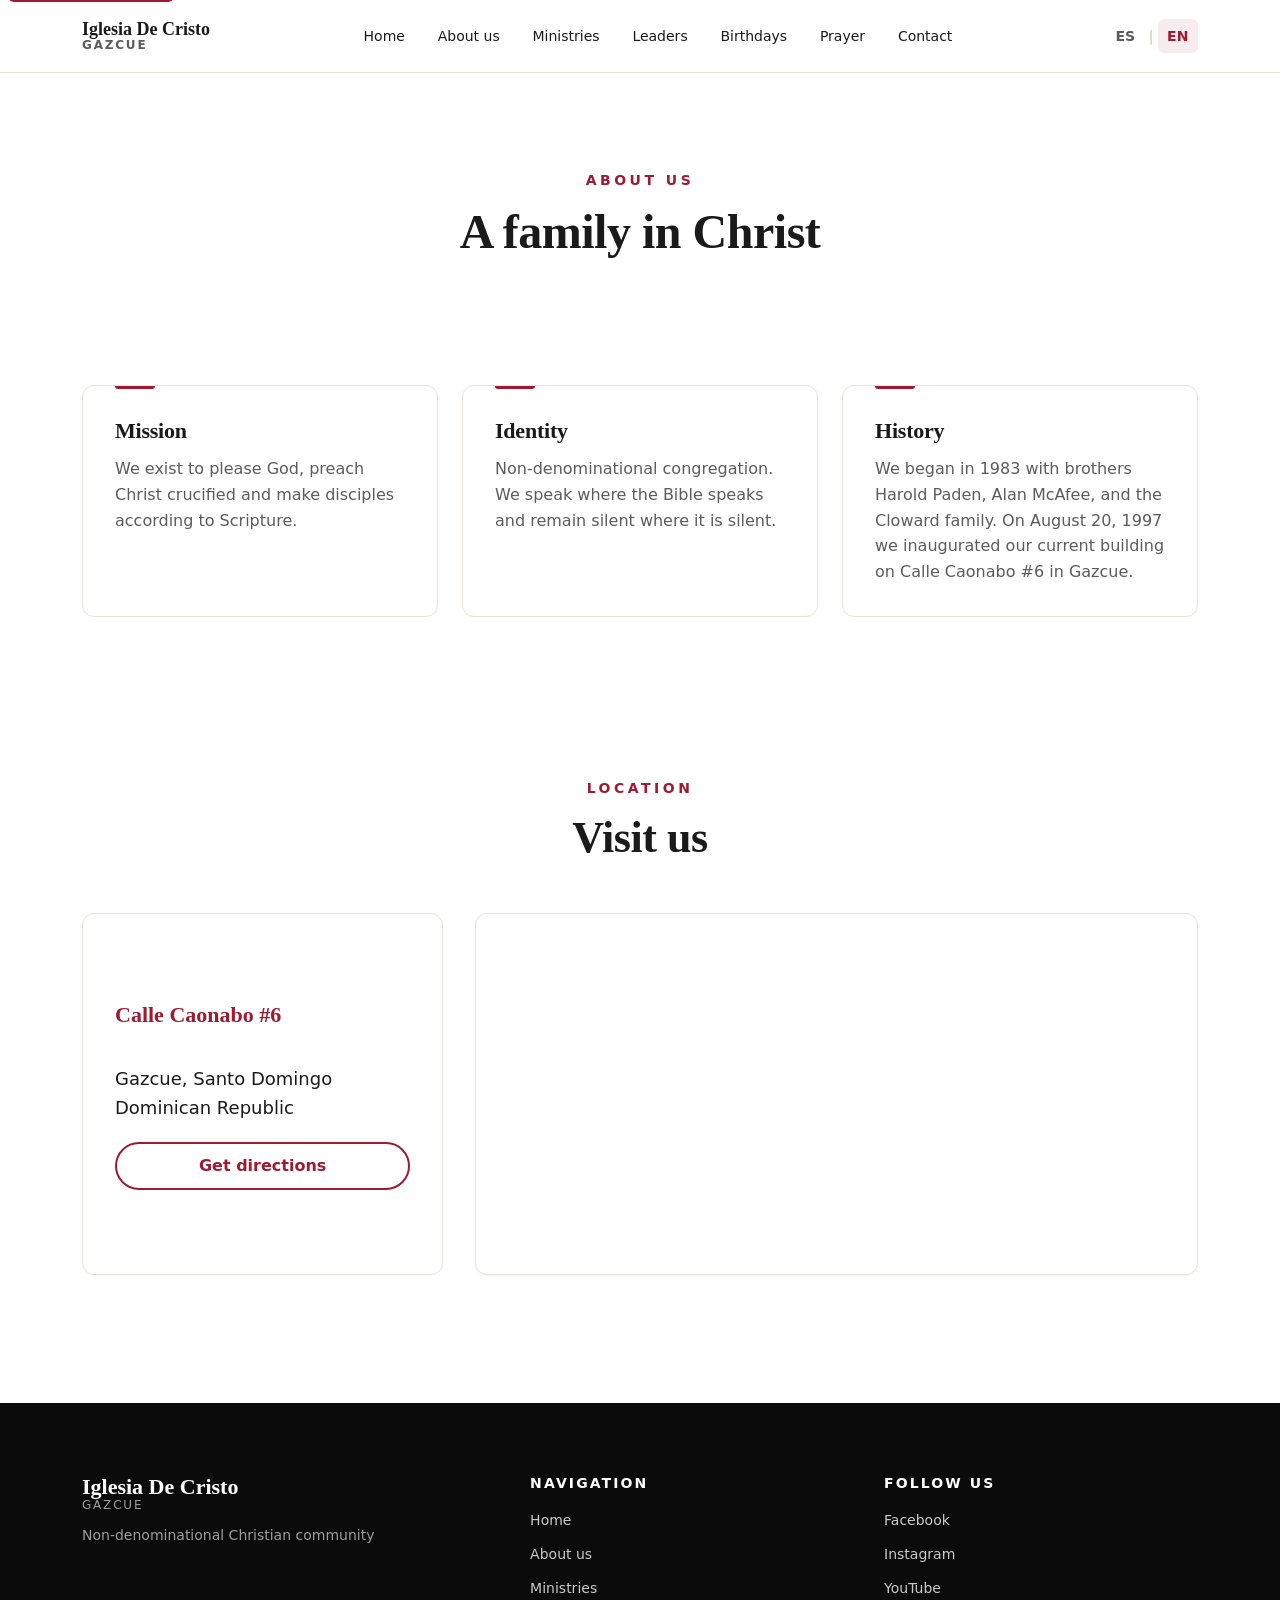
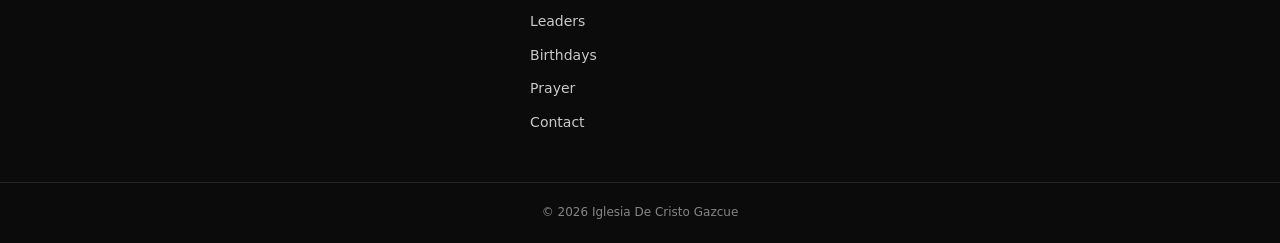
<file: nosotros.html>
<!DOCTYPE html>
<html lang="es">
<head>
  <meta charset="UTF-8">
  <meta name="viewport" content="width=device-width, initial-scale=1.0">
  <meta name="description" content="Conoce a la Iglesia De Cristo Gazcue: misión, identidad, historia y ubicación en Santo Domingo.">
  <meta name="theme-color" content="#9E1B32">
  <meta name="referrer" content="strict-origin-when-cross-origin">
  <meta http-equiv="Content-Security-Policy" content="default-src 'self'; script-src 'self'; style-src 'self' https://fonts.googleapis.com; font-src 'self' https://fonts.gstatic.com; img-src 'self' data:; frame-src https://www.google.com; connect-src 'self' https://api.github.com https://raw.githubusercontent.com; form-action 'self' mailto:; base-uri 'self'; object-src 'none'; upgrade-insecure-requests">
  <meta name="robots" content="noindex, nofollow">

  <meta property="og:title" content="Conócenos — Iglesia De Cristo Gazcue">
  <meta property="og:description" content="Misión, identidad, historia y ubicación de la Iglesia De Cristo Gazcue.">
  <meta property="og:type" content="website">
  <meta property="og:locale" content="es_DO">

  <title>Conócenos — Iglesia De Cristo Gazcue</title>

  <link rel="preconnect" href="https://fonts.googleapis.com">
  <link rel="preconnect" href="https://fonts.gstatic.com" crossorigin>
  <link rel="stylesheet" href="https://fonts.googleapis.com/css2?family=Inter:wght@400;500;600;700&family=Playfair+Display:wght@600;700&display=swap">

  <link rel="stylesheet" href="assets/css/styles.css">
</head>
<body>
  <a class="skip-link" href="#main" data-i18n="a11y.skip">Saltar al contenido</a>

  <header class="site-header" id="site-header">
    <div class="container header-inner">
      <a href="index.html" class="brand" aria-label="Iglesia De Cristo Gazcue — Inicio">
        <span class="brand-text">
          <span class="brand-line">Iglesia De Cristo</span>
          <span class="brand-sub">Gazcue</span>
        </span>
      </a>

      <nav class="site-nav" id="site-nav" aria-label="Navegación principal">
        <ul class="nav-list">
          <li><a href="index.html" data-i18n="nav.home">Inicio</a></li>
          <li><a href="nosotros.html" data-i18n="nav.about">Conócenos</a></li>
          <li><a href="ministerios.html" data-i18n="nav.ministries">Ministerios</a></li>
          <li><a href="lideres.html" data-i18n="nav.leaders">Líderes</a></li>
          <li><a href="cumpleanos.html" data-i18n="nav.birthdays">Cumpleaños</a></li>
          <li><a href="oracion.html" data-i18n="nav.prayer">Oración</a></li>
          <li><a href="index.html#contacto" data-i18n="nav.contact">Contacto</a></li>
        </ul>
      </nav>

      <div class="header-actions">
        <div class="lang-toggle" role="group" aria-label="Idioma">
          <button type="button" class="lang-btn is-active" data-lang="es" aria-pressed="true">ES</button>
          <span class="lang-sep" aria-hidden="true">|</span>
          <button type="button" class="lang-btn" data-lang="en" aria-pressed="false">EN</button>
        </div>
        <button class="nav-toggle" id="nav-toggle" aria-controls="site-nav" aria-expanded="false" aria-label="Abrir menú">
          <span></span><span></span><span></span>
        </button>
      </div>
    </div>
  </header>

  <main id="main">
    <section class="page-header">
      <div class="container page-header-inner">
        <p class="page-eyebrow" data-i18n="about.eyebrow">Conócenos</p>
        <h1 class="page-title" data-i18n="about.title">Una familia en Cristo</h1>
      </div>
    </section>

    <section class="page-body">
      <div class="container">
        <div class="about-grid">
          <article class="about-card">
            <h3 data-i18n="about.mission.title">Misión</h3>
            <p data-i18n="about.mission.text">Teniendo la Biblia como fuente fundamental de enseñanza, estamos para agradar a Dios, predicar a Cristo crucificado y hacer discípulos.</p>
          </article>
          <article class="about-card">
            <h3 data-i18n="about.identity.title">Identidad</h3>
            <p data-i18n="about.identity.text">Somos una congregación no denominacional, parte de las Iglesias de Cristo en la República Dominicana. Buscamos hablar donde la Biblia habla y callar donde ella calla, viviendo como una iglesia familiar y participativa.</p>
          </article>
          <article class="about-card">
            <h3 data-i18n="about.history.title">Historia</h3>
            <p data-i18n="about.history.text">Iniciamos en 1983 con los hermanos Harold Paden, Alan McAfee y los esposos John y Dulce Cloward. Tras congregarnos en distintos lugares de Santo Domingo, el 20 de agosto de 1997 inauguramos nuestro edificio actual en la calle Caonabo #6 de Gazcue.</p>
          </article>
        </div>
      </div>
    </section>

    <section class="section section-location bg-cream">
      <div class="container">
        <header class="section-head">
          <p class="section-eyebrow" data-i18n="location.eyebrow">Ubicación</p>
          <h2 class="section-title" data-i18n="location.title">Visítanos</h2>
        </header>
        <div class="location-grid">
          <div class="location-info">
            <p class="location-address">
              <strong>Calle Caonabo #6</strong><br>
              Gazcue, Santo Domingo<br>
              <span data-i18n="location.country">República Dominicana</span>
            </p>
            <a class="btn btn-ghost" href="https://maps.google.com/?q=Calle+Caonabo+6+Gazcue+Santo+Domingo" target="_blank" rel="noopener noreferrer" data-i18n="location.directions">Cómo llegar</a>
          </div>
          <div class="location-map">
            <iframe
              title="Mapa de Iglesia De Cristo Gazcue"
              src="https://www.google.com/maps?q=Calle+Caonabo+6+Gazcue+Santo+Domingo&output=embed"
              loading="lazy"
              referrerpolicy="no-referrer-when-downgrade"
              allowfullscreen></iframe>
          </div>
        </div>
      </div>
    </section>
  </main>

  <footer class="site-footer">
    <div class="container footer-inner">
      <div class="footer-brand">
        <span class="brand-text">
          <span class="brand-line">Iglesia De Cristo</span>
          <span class="brand-sub">Gazcue</span>
        </span>
        <p data-i18n="footer.tagline">Comunidad cristiana no denominacional</p>
      </div>
      <nav class="footer-nav" aria-label="Pie de página">
        <h4 data-i18n="footer.nav_title">Navegación</h4>
        <ul>
          <li><a href="index.html" data-i18n="nav.home">Inicio</a></li>
          <li><a href="nosotros.html" data-i18n="nav.about">Conócenos</a></li>
          <li><a href="ministerios.html" data-i18n="nav.ministries">Ministerios</a></li>
          <li><a href="lideres.html" data-i18n="nav.leaders">Líderes</a></li>
          <li><a href="cumpleanos.html" data-i18n="nav.birthdays">Cumpleaños</a></li>
          <li><a href="oracion.html" data-i18n="nav.prayer">Oración</a></li>
          <li><a href="index.html#contacto" data-i18n="nav.contact">Contacto</a></li>
        </ul>
      </nav>
      <div class="footer-social">
        <h4 data-i18n="footer.social_title">Síguenos</h4>
        <ul class="social-list">
          <li><a href="https://www.facebook.com/idcgazcue/" target="_blank" rel="noopener noreferrer" aria-label="Facebook">Facebook</a></li>
          <li><a href="https://www.instagram.com/idcgazcue/" target="_blank" rel="noopener noreferrer" aria-label="Instagram">Instagram</a></li>
          <li><a href="https://www.youtube.com/@iglesiadecristogazcue7163" target="_blank" rel="noopener noreferrer" aria-label="YouTube">YouTube</a></li>
        </ul>
      </div>
    </div>
    <div class="footer-bottom">
      <div class="container">
        <p>© <span id="year">2026</span> Iglesia De Cristo Gazcue</p>
      </div>
    </div>
  </footer>

  <script src="assets/js/i18n.js" defer></script>
  <script src="assets/js/main.js" defer></script>
</body>
</html>
</file>
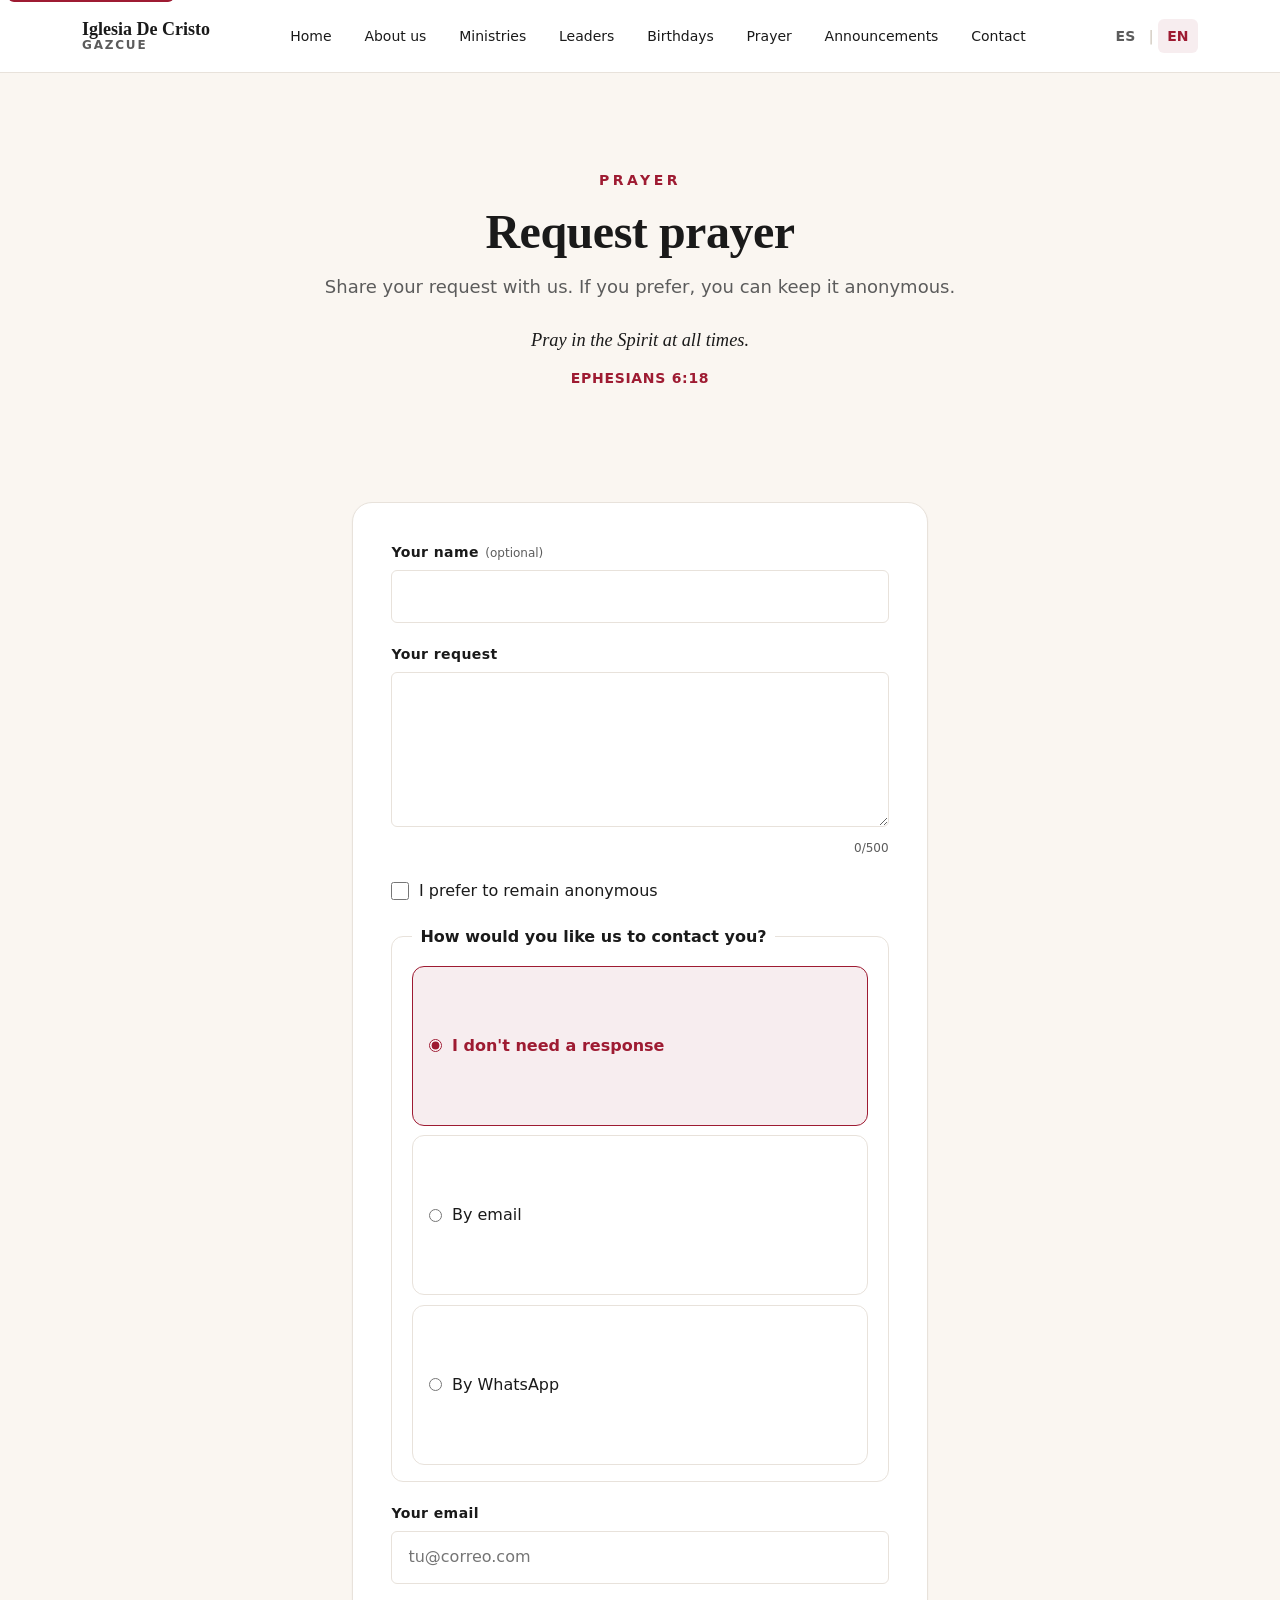
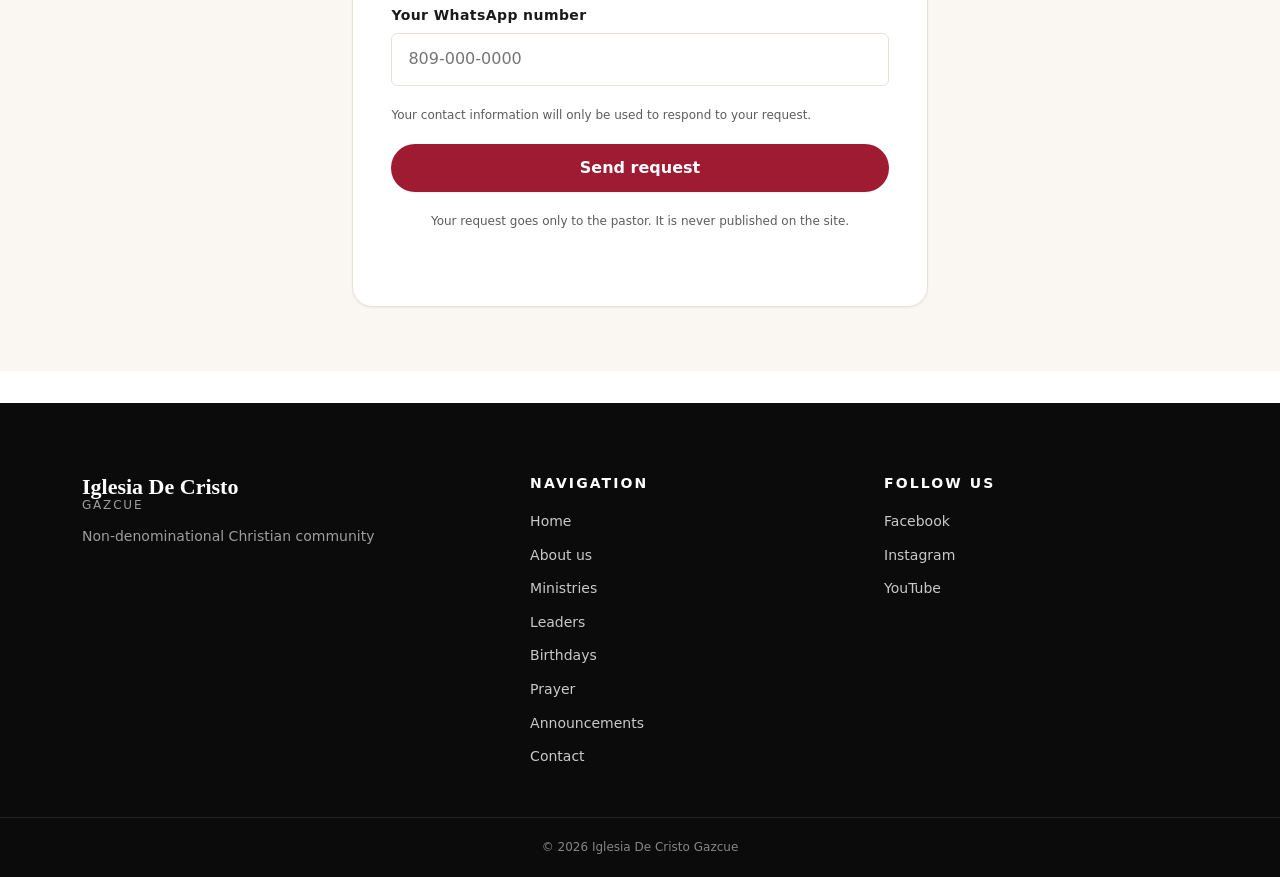
<file: oracion.html>
<!DOCTYPE html>
<html lang="es">
<head>
  <meta charset="UTF-8">
  <meta name="viewport" content="width=device-width, initial-scale=1.0">
  <meta name="description" content="Solicita oración en Iglesia De Cristo Gazcue. Tu petición llega solo al pastor y se trata con confidencialidad.">
  <meta name="theme-color" content="#9E1B32">
  <meta name="referrer" content="strict-origin-when-cross-origin">
  <meta http-equiv="Content-Security-Policy" content="default-src 'self'; script-src 'self'; style-src 'self' https://fonts.googleapis.com; font-src 'self' https://fonts.gstatic.com; img-src 'self' data:; frame-src https://www.google.com; connect-src 'self' https://api.github.com https://raw.githubusercontent.com; form-action 'self'; base-uri 'self'; object-src 'none'; upgrade-insecure-requests">
  <meta name="robots" content="noindex, nofollow">

  <meta property="og:title" content="Solicitar oración — Iglesia De Cristo Gazcue">
  <meta property="og:description" content="Comparte tu petición de oración con el equipo pastoral.">
  <meta property="og:type" content="website">
  <meta property="og:locale" content="es_DO">

  <title>Solicitar oración — Iglesia De Cristo Gazcue</title>

  <link rel="preconnect" href="https://fonts.googleapis.com">
  <link rel="preconnect" href="https://fonts.gstatic.com" crossorigin>
  <link rel="stylesheet" href="https://fonts.googleapis.com/css2?family=Inter:wght@400;500;600;700&family=Playfair+Display:wght@600;700&display=swap">

  <link rel="stylesheet" href="assets/css/styles.css">
</head>
<body>
  <a class="skip-link" href="#main" data-i18n="a11y.skip">Saltar al contenido</a>

  <header class="site-header" id="site-header">
    <div class="container header-inner">
      <a href="index.html" class="brand" aria-label="Iglesia De Cristo Gazcue — Inicio">
        <span class="brand-text">
          <span class="brand-line">Iglesia De Cristo</span>
          <span class="brand-sub">Gazcue</span>
        </span>
      </a>

      <nav class="site-nav" id="site-nav" aria-label="Navegación principal">
                <ul class="nav-list">
          <li><a href="index.html" data-i18n="nav.home">Inicio</a></li>
          <li><a href="nosotros.html" data-i18n="nav.about">Conócenos</a></li>
          <li><a href="ministerios.html" data-i18n="nav.ministries">Ministerios</a></li>
          <li><a href="lideres.html" data-i18n="nav.leaders">Líderes</a></li>
          <li><a href="cumpleanos.html" data-i18n="nav.birthdays">Cumpleaños</a></li>
          <li><a href="oracion.html" data-i18n="nav.prayer">Oración</a></li>
          <li><a href="index.html#anuncios" data-i18n="nav.announcements">Anuncios</a></li>
          <li><a href="index.html#contacto" data-i18n="nav.contact">Contacto</a></li>
        </ul>
      </nav>

      <div class="header-actions">
        <div class="lang-toggle" role="group" aria-label="Idioma">
          <button type="button" class="lang-btn is-active" data-lang="es" aria-pressed="true">ES</button>
          <span class="lang-sep" aria-hidden="true">|</span>
          <button type="button" class="lang-btn" data-lang="en" aria-pressed="false">EN</button>
        </div>
        <button class="nav-toggle" id="nav-toggle" aria-controls="site-nav" aria-expanded="false" aria-label="Abrir menú">
          <span></span><span></span><span></span>
        </button>
      </div>
    </div>
  </header>

  <main id="main">
    <section class="page-header bg-cream">
      <div class="container page-header-inner">
        <p class="page-eyebrow" data-i18n="prayer.eyebrow">Oración</p>
        <h1 class="page-title" data-i18n="prayer.title">Solicitar oración</h1>
        <p class="page-subtitle" data-i18n="prayer.lead">Comparte tu petición con nosotros. Si lo prefieres, puedes mantenerla anónima.</p>
        <blockquote class="page-verse">
          <span data-i18n="prayer.verse">Oren en el Espíritu en todo momento.</span>
          <span class="page-verse-ref" data-i18n="prayer.verse_ref">Efesios 6:18</span>
        </blockquote>
      </div>
    </section>

    <section class="page-body bg-cream">
      <div class="container prayer-wrap">
        <form class="prayer-form" id="prayer-form"
              name="oracion"
              method="POST"
              data-netlify="true"
              netlify-honeypot="website"
              action="/gracias.html"
              novalidate>
          <input type="hidden" name="form-name" value="oracion">
          <div class="hp" aria-hidden="true">
            <label for="p-website">No completar</label>
            <input type="text" id="p-website" name="website" tabindex="-1" autocomplete="off">
          </div>
          <div class="form-row">
            <label for="p-name">
              <span data-i18n="prayer.name">Tu nombre</span>
              <span class="label-optional" data-i18n="prayer.optional">(opcional)</span>
            </label>
            <input type="text" id="p-name" name="name" maxlength="60" autocomplete="name">
          </div>
          <div class="form-row">
            <label for="p-request" data-i18n="prayer.request">Tu petición</label>
            <textarea id="p-request" name="request" rows="5" maxlength="500" required></textarea>
            <p class="char-counter"><span id="p-count">0</span>/500</p>
          </div>
          <label class="checkbox-label">
            <input type="checkbox" id="p-anonymous" name="anonymous">
            <span data-i18n="prayer.anonymous">Prefiero mantenerlo anónimo</span>
          </label>

          <fieldset class="contacto-metodo">
            <legend data-i18n="oracion.contacto.titulo">¿Cómo prefieres que te contactemos?</legend>
            <label class="radio-label">
              <input type="radio" name="metodo-contacto" value="ninguno" checked>
              <span data-i18n="oracion.contacto.ninguno">No necesito respuesta</span>
            </label>
            <label class="radio-label">
              <input type="radio" name="metodo-contacto" value="correo">
              <span data-i18n="oracion.contacto.correo">Por correo electrónico</span>
            </label>
            <label class="radio-label">
              <input type="radio" name="metodo-contacto" value="whatsapp">
              <span data-i18n="oracion.contacto.whatsapp">Por WhatsApp</span>
            </label>
          </fieldset>

          <div class="form-row" id="campo-correo-oracion" hidden>
            <label for="p-correo" data-i18n="oracion.contacto.correo_label">Tu correo electrónico</label>
            <input type="email" id="p-correo" name="correo-contacto" placeholder="tu@correo.com" maxlength="120" autocomplete="email">
          </div>

          <div class="form-row" id="campo-whatsapp-oracion" hidden>
            <label for="p-whatsapp" data-i18n="oracion.contacto.whatsapp_label">Tu número de WhatsApp</label>
            <input type="tel" id="p-whatsapp" name="whatsapp-contacto" placeholder="809-000-0000" maxlength="20" autocomplete="tel">
          </div>

          <p class="privacidad-nota" data-i18n="oracion.contacto.privacidad">Tu información de contacto solo será usada para responder a tu petición.</p>

          <button type="submit" class="btn btn-primary btn-block" data-i18n="prayer.send">Enviar petición</button>
          <p class="form-note" data-i18n="prayer.note">Tu petición llega solo al pastor. No se publica en el sitio.</p>
          <p class="form-status" id="prayer-status" role="status" aria-live="polite"></p>
        </form>
      </div>
    </section>

    <section class="page-body">
      <div class="container">
        <div class="prayer-needs">
          <h2 data-i18n="oracion.list_title">Esta semana oramos por…</h2>
          <div id="lista-oracion"></div>
          <p class="prayer-needs-footnote" data-i18n="prayer.needs_footnote">Actualizada cada domingo</p>
        </div>
      </div>
    </section>
  </main>

  <footer class="site-footer">
    <div class="container footer-inner">
      <div class="footer-brand">
        <span class="brand-text">
          <span class="brand-line">Iglesia De Cristo</span>
          <span class="brand-sub">Gazcue</span>
        </span>
        <p data-i18n="footer.tagline">Comunidad cristiana no denominacional</p>
      </div>
      <nav class="footer-nav" aria-label="Pie de página">
        <h4 data-i18n="footer.nav_title">Navegación</h4>
                <ul>
          <li><a href="index.html" data-i18n="nav.home">Inicio</a></li>
          <li><a href="nosotros.html" data-i18n="nav.about">Conócenos</a></li>
          <li><a href="ministerios.html" data-i18n="nav.ministries">Ministerios</a></li>
          <li><a href="lideres.html" data-i18n="nav.leaders">Líderes</a></li>
          <li><a href="cumpleanos.html" data-i18n="nav.birthdays">Cumpleaños</a></li>
          <li><a href="oracion.html" data-i18n="nav.prayer">Oración</a></li>
          <li><a href="index.html#anuncios" data-i18n="nav.announcements">Anuncios</a></li>
          <li><a href="index.html#contacto" data-i18n="nav.contact">Contacto</a></li>
        </ul>
      </nav>
      <div class="footer-social">
        <h4 data-i18n="footer.social_title">Síguenos</h4>
        <ul class="social-list">
          <li><a href="https://www.facebook.com/idcgazcue/" target="_blank" rel="noopener noreferrer" aria-label="Facebook">Facebook</a></li>
          <li><a href="https://www.instagram.com/idcgazcue/" target="_blank" rel="noopener noreferrer" aria-label="Instagram">Instagram</a></li>
          <li><a href="https://www.youtube.com/@iglesiadecristogazcue7163" target="_blank" rel="noopener noreferrer" aria-label="YouTube">YouTube</a></li>
        </ul>
      </div>
    </div>
    <div class="footer-bottom">
      <div class="container">
        <p>© <span id="year">2026</span> Iglesia De Cristo Gazcue</p>
      </div>
    </div>
  </footer>

  <script src="assets/js/i18n.js" defer></script>
  <script src="assets/js/main.js" defer></script>
  <script src="assets/js/contenido.js" defer></script>
</body>
</html>
</file>
<file: assets/css/styles.css>
/* ============================================================
   Iglesia De Cristo Gazcue — Hoja de estilos principal
   Paleta: borgoña corporativo + blanco + crema + grises
   Fuentes: Playfair Display (titulares) + Inter (cuerpo)
   ============================================================ */

/* -------- 1. Variables y tokens de diseño -------- */
:root {
  --color-primary: #9E1B32;
  --color-primary-dark: #7A1426;
  --color-primary-soft: rgba(158, 27, 50, 0.08);

  --color-bg: #FFFFFF;
  --color-bg-alt: #FAF6F1;
  --color-surface: #FFFFFF;

  --color-text: #1A1A1A;
  --color-text-muted: #5C5C5C;
  --color-border: #E8E2DB;
  --color-border-strong: #C9BFB3;

  --color-black: #0B0B0B;
  --color-white: #FFFFFF;

  --font-serif: "Playfair Display", Georgia, "Times New Roman", serif;
  --font-sans: "Inter", system-ui, -apple-system, Segoe UI, Roboto, Helvetica, Arial, sans-serif;

  --fs-xxs: 0.75rem;
  --fs-xs: 0.875rem;
  --fs-sm: 1rem;
  --fs-md: 1.125rem;
  --fs-lg: 1.375rem;
  --fs-xl: 1.75rem;
  --fs-2xl: 2.25rem;
  --fs-3xl: 3rem;
  --fs-4xl: 3.75rem;

  --radius-sm: 6px;
  --radius-md: 12px;
  --radius-lg: 20px;
  --radius-pill: 999px;

  --shadow-sm: 0 1px 2px rgba(0,0,0,0.05);
  --shadow-md: 0 10px 30px rgba(0,0,0,0.08);
  --shadow-lg: 0 20px 60px rgba(0,0,0,0.12);

  --transition: 200ms ease;

  --container-max: 1180px;
  --header-height: 72px;
}

/* -------- 2. Reset y base -------- */
*,
*::before,
*::after { box-sizing: border-box; }

html {
  scroll-behavior: smooth;
  scroll-padding-top: var(--header-height);
  -webkit-text-size-adjust: 100%;
}

body {
  margin: 0;
  font-family: var(--font-sans);
  font-size: var(--fs-sm);
  line-height: 1.6;
  color: var(--color-text);
  background: var(--color-bg);
  -webkit-font-smoothing: antialiased;
  -moz-osx-font-smoothing: grayscale;
}

img, picture, video, iframe, svg {
  max-width: 100%;
  display: block;
}

a {
  color: var(--color-primary);
  text-decoration: none;
  transition: color var(--transition);
}
a:hover { color: var(--color-primary-dark); }

button {
  font: inherit;
  cursor: pointer;
  background: none;
  border: 0;
  color: inherit;
}

h1, h2, h3, h4 {
  font-family: var(--font-serif);
  font-weight: 700;
  line-height: 1.2;
  margin: 0 0 0.5em;
  letter-spacing: -0.01em;
}

p { margin: 0 0 1em; }

:focus-visible {
  outline: 3px solid var(--color-primary);
  outline-offset: 2px;
  border-radius: 4px;
}

/* Skip link accesible */
.skip-link {
  position: absolute;
  top: -40px;
  left: 8px;
  background: var(--color-primary);
  color: var(--color-white);
  padding: 8px 14px;
  z-index: 100;
  border-radius: var(--radius-sm);
  font-weight: 600;
}
.skip-link:focus { top: 8px; color: var(--color-white); }

/* -------- 3. Utilidades -------- */
.container {
  width: 100%;
  max-width: var(--container-max);
  margin-inline: auto;
  padding-inline: clamp(1rem, 4vw, 2rem);
}

.btn {
  display: inline-flex;
  align-items: center;
  justify-content: center;
  gap: 0.5rem;
  padding: 0.875rem 1.75rem;
  border-radius: var(--radius-pill);
  font-family: var(--font-sans);
  font-weight: 600;
  font-size: var(--fs-sm);
  text-align: center;
  line-height: 1;
  transition: transform var(--transition), background var(--transition), color var(--transition), box-shadow var(--transition);
  border: 2px solid transparent;
  white-space: nowrap;
}
.btn:hover { transform: translateY(-1px); }
.btn:active { transform: translateY(0); }

.btn-primary {
  background: var(--color-primary);
  color: var(--color-white);
  box-shadow: var(--shadow-sm);
}
.btn-primary:hover {
  background: var(--color-primary-dark);
  color: var(--color-white);
  box-shadow: var(--shadow-md);
}

.btn-ghost {
  background: transparent;
  color: var(--color-primary);
  border-color: var(--color-primary);
}
.btn-ghost:hover {
  background: var(--color-primary);
  color: var(--color-white);
}

.btn-block {
  display: flex;
  width: 100%;
}

/* -------- 4. Header y navegación -------- */
/* NOTA: backdrop-filter se aplica SOLO en desktop. En mobile el .site-nav
   usa position: fixed y backdrop-filter en el ancestro lo atraparía como
   containing block (CSS Filter Effects §2), rompiendo inset/z-index. */
.site-header {
  position: sticky;
  top: 0;
  z-index: 50;
  background: rgba(255, 255, 255, 0.92);
  border-bottom: 1px solid var(--color-border);
}

@media (min-width: 961px) {
  .site-header {
    backdrop-filter: saturate(180%) blur(12px);
    -webkit-backdrop-filter: saturate(180%) blur(12px);
  }
}

.header-inner {
  display: flex;
  align-items: center;
  justify-content: space-between;
  gap: 1.5rem;
  min-height: var(--header-height);
}

.brand {
  display: inline-flex;
  align-items: center;
  gap: 0.75rem;
  color: var(--color-text);
  font-weight: 700;
}
.brand:hover { color: var(--color-primary); }

.brand-logo {
  width: 44px;
  height: 44px;
  border-radius: 50%;
  object-fit: cover;
  background: var(--color-primary);
  box-shadow: var(--shadow-sm);
}
.brand-logo.is-missing {
  background: var(--color-primary);
  position: relative;
}

.brand-text {
  display: inline-flex;
  flex-direction: column;
  line-height: 1.1;
}
.brand-line {
  font-family: var(--font-serif);
  font-size: var(--fs-md);
  font-weight: 700;
}
.brand-sub {
  font-family: var(--font-sans);
  font-size: var(--fs-xxs);
  letter-spacing: 0.15em;
  text-transform: uppercase;
  color: var(--color-text-muted);
}

.site-nav .nav-list {
  display: flex;
  gap: 0.25rem;
  list-style: none;
  padding: 0;
  margin: 0;
}
.site-nav a {
  display: inline-block;
  padding: 0.5rem 0.9rem;
  border-radius: var(--radius-sm);
  color: var(--color-text);
  font-weight: 500;
  font-size: var(--fs-xs);
}
.site-nav a:hover,
.site-nav a.is-active {
  background: var(--color-primary-soft);
  color: var(--color-primary);
}
.site-nav a.is-active { font-weight: 600; }

.header-actions {
  display: flex;
  align-items: center;
  gap: 1rem;
}

.lang-toggle {
  display: inline-flex;
  align-items: center;
  gap: 0.25rem;
  font-size: var(--fs-xs);
  color: var(--color-text-muted);
}
.lang-btn {
  padding: 0.35rem 0.6rem;
  border-radius: var(--radius-sm);
  font-weight: 600;
  color: var(--color-text-muted);
  transition: color var(--transition), background var(--transition);
}
.lang-btn:hover { color: var(--color-primary); }
.lang-btn.is-active {
  color: var(--color-primary);
  background: var(--color-primary-soft);
}
.lang-sep { color: var(--color-border-strong); }

.nav-toggle {
  display: none;
  width: 40px;
  height: 40px;
  border-radius: var(--radius-sm);
  flex-direction: column;
  justify-content: center;
  align-items: center;
  gap: 5px;
}
.nav-toggle span {
  display: block;
  width: 22px;
  height: 2px;
  background: var(--color-text);
  border-radius: 2px;
  transition: transform var(--transition), opacity var(--transition);
}
.nav-toggle[aria-expanded="true"] span:nth-child(1) { transform: translateY(7px) rotate(45deg); }
.nav-toggle[aria-expanded="true"] span:nth-child(2) { opacity: 0; }
.nav-toggle[aria-expanded="true"] span:nth-child(3) { transform: translateY(-7px) rotate(-45deg); }

/* -------- 5. Hero -------- */
.hero {
  position: relative;
  isolation: isolate;
  min-height: clamp(520px, 85vh, 760px);
  display: flex;
  align-items: center;
  color: var(--color-white);
  overflow: hidden;
}

.hero-bg {
  position: absolute;
  inset: 0;
  z-index: -2;
  background-image: linear-gradient(135deg, rgba(122, 20, 38, 0.85), rgba(26, 26, 26, 0.95));
  background-color: var(--color-primary-dark);
}

.hero-overlay {
  position: absolute;
  inset: 0;
  z-index: -1;
  background: radial-gradient(ellipse at 20% 30%, rgba(158, 27, 50, 0.35), transparent 60%);
}

.hero-content {
  max-width: 760px;
  padding-block: 5rem;
}

.hero-eyebrow {
  display: inline-block;
  font-family: var(--font-sans);
  font-size: var(--fs-xs);
  font-weight: 600;
  letter-spacing: 0.3em;
  text-transform: uppercase;
  color: rgba(255, 255, 255, 0.85);
  padding: 0.4rem 0.9rem;
  border: 1px solid rgba(255, 255, 255, 0.35);
  border-radius: var(--radius-pill);
  margin-bottom: 1.25rem;
}

.hero-title {
  font-size: clamp(2.25rem, 5vw + 1rem, 4rem);
  color: var(--color-white);
  margin-bottom: 1rem;
  text-shadow: 0 4px 30px rgba(0, 0, 0, 0.25);
}

.hero-subtitle {
  font-size: clamp(1.05rem, 1.2vw + 0.75rem, 1.25rem);
  max-width: 58ch;
  color: rgba(255, 255, 255, 0.92);
  margin-bottom: 2rem;
}

.hero-cta {
  display: flex;
  flex-wrap: wrap;
  gap: 0.85rem;
  margin-bottom: 2rem;
}
.hero-cta .btn-ghost {
  color: var(--color-white);
  border-color: rgba(255, 255, 255, 0.6);
}
.hero-cta .btn-ghost:hover {
  background: var(--color-white);
  color: var(--color-primary);
  border-color: var(--color-white);
}

.hero-chip {
  display: inline-flex;
  align-items: center;
  gap: 0.5rem;
  padding: 0.55rem 1rem;
  background: rgba(255, 255, 255, 0.12);
  border: 1px solid rgba(255, 255, 255, 0.22);
  border-radius: var(--radius-pill);
  font-size: var(--fs-xs);
  font-weight: 500;
  color: var(--color-white);
  backdrop-filter: blur(8px);
  -webkit-backdrop-filter: blur(8px);
}
.hero-chip::before {
  content: "";
  width: 8px;
  height: 8px;
  border-radius: 50%;
  background: #4ade80;
  box-shadow: 0 0 0 4px rgba(74, 222, 128, 0.25);
  animation: pulse 2s ease-in-out infinite;
}

@keyframes pulse {
  0%, 100% { box-shadow: 0 0 0 4px rgba(74, 222, 128, 0.25); }
  50% { box-shadow: 0 0 0 8px rgba(74, 222, 128, 0.05); }
}

/* -------- 6. Secciones base -------- */
.section {
  padding-block: clamp(3.5rem, 8vw, 6rem);
}
.section:nth-of-type(even) {
  background: var(--color-bg-alt);
}

.section-head {
  max-width: 720px;
  margin-inline: auto;
  margin-bottom: clamp(2rem, 4vw, 3rem);
  text-align: center;
}

.section-eyebrow {
  font-size: var(--fs-xs);
  font-weight: 600;
  letter-spacing: 0.25em;
  text-transform: uppercase;
  color: var(--color-primary);
  margin-bottom: 0.75rem;
}

.section-title {
  font-size: clamp(1.75rem, 3vw + 1rem, 2.75rem);
  color: var(--color-text);
  margin-bottom: 0.75rem;
}

.section-lead {
  font-size: var(--fs-md);
  color: var(--color-text-muted);
  max-width: 60ch;
  margin-inline: auto;
}

/* -------- 7. Footer -------- */
.site-footer {
  background: var(--color-black);
  color: rgba(255, 255, 255, 0.78);
  padding-top: clamp(3rem, 6vw, 4.5rem);
  margin-top: 2rem;
}

.footer-inner {
  display: grid;
  gap: 2.5rem;
  grid-template-columns: 1.3fr 1fr 1fr;
  padding-bottom: 3rem;
}

.footer-brand .brand-text { color: var(--color-white); }
.footer-brand .brand-line { font-size: var(--fs-lg); }
.footer-brand .brand-sub { color: rgba(255, 255, 255, 0.6); }
.footer-brand p {
  margin-top: 0.75rem;
  font-size: var(--fs-xs);
  color: rgba(255, 255, 255, 0.6);
  max-width: 34ch;
}

.site-footer h4 {
  font-family: var(--font-sans);
  font-size: var(--fs-xs);
  font-weight: 600;
  letter-spacing: 0.15em;
  text-transform: uppercase;
  color: var(--color-white);
  margin-bottom: 1rem;
}

.site-footer ul {
  list-style: none;
  padding: 0;
  margin: 0;
  display: flex;
  flex-direction: column;
  gap: 0.5rem;
}

.site-footer a {
  color: rgba(255, 255, 255, 0.78);
  font-size: var(--fs-xs);
}
.site-footer a:hover { color: var(--color-white); }

.footer-bottom {
  border-top: 1px solid rgba(255, 255, 255, 0.1);
  padding-block: 1.25rem;
}
.footer-bottom p {
  margin: 0;
  font-size: var(--fs-xxs);
  color: rgba(255, 255, 255, 0.5);
  text-align: center;
}

/* -------- 9. Sección: Horarios -------- */
.schedule-grid {
  display: grid;
  gap: 1.5rem;
  grid-template-columns: repeat(auto-fit, minmax(280px, 1fr));
  max-width: 840px;
  margin-inline: auto;
}

.schedule-card {
  background: var(--color-surface);
  border: 1px solid var(--color-border);
  border-radius: var(--radius-lg);
  padding: 2rem;
  text-align: center;
  box-shadow: var(--shadow-sm);
  display: flex;
  flex-direction: column;
  gap: 0.5rem;
  transition: transform var(--transition), box-shadow var(--transition), border-color var(--transition);
}
.schedule-card:hover {
  transform: translateY(-4px);
  box-shadow: var(--shadow-md);
  border-color: rgba(158, 27, 50, 0.3);
}

.schedule-day {
  font-family: var(--font-serif);
  font-size: var(--fs-xl);
  font-weight: 700;
  color: var(--color-primary);
  margin: 0;
}
.schedule-time {
  font-size: var(--fs-lg);
  font-weight: 600;
  color: var(--color-text);
  margin: 0;
}
.schedule-type {
  color: var(--color-text-muted);
  margin: 0 0 1.25rem;
  font-size: var(--fs-xs);
  letter-spacing: 0.03em;
}

/* -------- 10. Sección: Nosotros -------- */
.about-grid {
  display: grid;
  gap: 1.5rem;
  grid-template-columns: repeat(auto-fit, minmax(260px, 1fr));
}

.about-card {
  background: var(--color-surface);
  border: 1px solid var(--color-border);
  border-radius: var(--radius-md);
  padding: 2rem;
  position: relative;
  transition: transform var(--transition), box-shadow var(--transition);
}
.about-card::before {
  content: "";
  position: absolute;
  top: 0;
  left: 2rem;
  width: 40px;
  height: 3px;
  background: var(--color-primary);
  border-radius: 0 0 3px 3px;
}
.about-card:hover {
  transform: translateY(-2px);
  box-shadow: var(--shadow-md);
}
.about-card h3 {
  font-size: var(--fs-lg);
  margin-bottom: 0.75rem;
  color: var(--color-text);
}
.about-card p {
  color: var(--color-text-muted);
  margin: 0;
  font-size: var(--fs-sm);
}
.about-card em {
  font-style: normal;
  color: var(--color-primary);
  font-size: var(--fs-xs);
  font-weight: 600;
}

/* -------- 11. Sección: Ministerios -------- */
.ministry-grid {
  display: grid;
  gap: 1.5rem;
  grid-template-columns: repeat(auto-fit, minmax(260px, 1fr));
}

.ministry-card {
  display: flex;
  flex-direction: column;
  gap: 0.75rem;
  background: var(--color-surface);
  border: 1px solid var(--color-border);
  border-radius: var(--radius-md);
  padding: 2rem;
  color: var(--color-text);
  position: relative;
  overflow: hidden;
  transition: transform var(--transition), box-shadow var(--transition), border-color var(--transition);
}
.ministry-card::after {
  content: "";
  position: absolute;
  left: 0;
  top: 0;
  bottom: 0;
  width: 4px;
  background: var(--color-primary);
  transform: scaleY(0);
  transform-origin: bottom;
  transition: transform var(--transition);
}
.ministry-card:not(.ministry-card-placeholder):hover {
  transform: translateY(-4px);
  box-shadow: var(--shadow-md);
  border-color: rgba(158, 27, 50, 0.3);
  color: var(--color-text);
}
.ministry-card:not(.ministry-card-placeholder):hover::after {
  transform: scaleY(1);
}

.ministry-card h3 {
  font-size: var(--fs-lg);
  margin-bottom: 0;
}
.ministry-card p {
  color: var(--color-text-muted);
  margin: 0;
  font-size: var(--fs-sm);
  flex: 1;
}

.card-link {
  margin-top: 0.5rem;
  color: var(--color-primary);
  font-weight: 600;
  font-size: var(--fs-xs);
  letter-spacing: 0.05em;
  display: inline-block;
  transition: transform var(--transition);
}
.ministry-card:hover .card-link { transform: translateX(4px); }

.card-leader {
  margin-top: 0.75rem;
  padding-top: 0.75rem;
  border-top: 1px solid var(--color-border);
  font-size: var(--fs-xxs);
  font-weight: 600;
  letter-spacing: 0.06em;
  text-transform: uppercase;
  color: var(--color-primary);
}

.ministry-card-feature {
  background: linear-gradient(135deg, var(--color-primary) 0%, var(--color-primary-dark) 100%);
  border-color: transparent;
  color: var(--color-white);
}
.ministry-card-feature h3 { color: var(--color-white); }
.ministry-card-feature p { color: rgba(255, 255, 255, 0.9); }

.ministry-card-placeholder {
  background: transparent;
  border-style: dashed;
  border-color: var(--color-border-strong);
  color: var(--color-text-muted);
}
.ministry-card-placeholder h3 { color: var(--color-text-muted); }

/* -------- 12. Sección: Contenido (videos) -------- */
.content-cta {
  display: flex;
  justify-content: center;
}

/* -------- 13. Sección: Líderes -------- */
.leader-grid {
  display: grid;
  gap: 2rem;
  grid-template-columns: repeat(auto-fit, minmax(220px, 1fr));
  max-width: 960px;
  margin-inline: auto;
}

.leader-card {
  text-align: center;
  padding: 1rem;
}

.leader-photo {
  width: 160px;
  height: 160px;
  border-radius: 50%;
  margin: 0 auto 1rem;
  background: var(--color-border);
  border: 4px solid var(--color-surface);
  box-shadow: var(--shadow-sm);
  position: relative;
  overflow: hidden;
  object-fit: cover;
  display: block;
}
.placeholder-photo {
  background:
    radial-gradient(circle at 50% 40%, rgba(255,255,255,0.3), transparent 60%),
    linear-gradient(135deg, var(--color-primary), var(--color-primary-dark));
}
.placeholder-photo::after {
  content: "";
  position: absolute;
  inset: 0;
  background: url("data:image/svg+xml;utf8,<svg xmlns='http://www.w3.org/2000/svg' viewBox='0 0 24 24' fill='%23ffffff' opacity='0.7'><path d='M12 12c2.7 0 5-2.3 5-5s-2.3-5-5-5-5 2.3-5 5 2.3 5 5 5zm0 2c-3.3 0-10 1.7-10 5v3h20v-3c0-3.3-6.7-5-10-5z'/></svg>") center/55% no-repeat;
}

.leader-card h3 {
  font-size: var(--fs-md);
  margin-bottom: 0.25rem;
}
.leader-card p { margin: 0; }
.leader-role {
  color: var(--color-primary);
  font-size: var(--fs-xxs);
  letter-spacing: 0.12em;
  text-transform: uppercase;
  font-weight: 700;
}
.leader-area {
  color: var(--color-text-muted);
  font-size: var(--fs-xs);
  margin-top: 0.25rem !important;
  line-height: 1.4;
}

/* -------- 14. Sección: Ubicación -------- */
.location-grid {
  display: grid;
  gap: 2rem;
  grid-template-columns: minmax(260px, 1fr) 2fr;
  align-items: stretch;
}

.location-info {
  background: var(--color-surface);
  border: 1px solid var(--color-border);
  border-radius: var(--radius-md);
  padding: 2rem;
  display: flex;
  flex-direction: column;
  justify-content: center;
  gap: 1.25rem;
}

.location-address {
  font-size: var(--fs-md);
  line-height: 1.6;
  margin: 0;
}
.location-address strong {
  display: block;
  font-family: var(--font-serif);
  font-size: var(--fs-lg);
  color: var(--color-primary);
  margin-bottom: 0.25rem;
}

.location-map {
  border-radius: var(--radius-md);
  overflow: hidden;
  border: 1px solid var(--color-border);
  min-height: 360px;
  box-shadow: var(--shadow-sm);
}
.location-map iframe {
  width: 100%;
  height: 100%;
  min-height: 360px;
  border: 0;
  display: block;
}

/* -------- 15. Sección: Contacto (formulario) -------- */
.contact-wrap { max-width: 640px; }

.contact-form {
  display: flex;
  flex-direction: column;
  gap: 1.25rem;
  background: var(--color-surface);
  border: 1px solid var(--color-border);
  border-radius: var(--radius-lg);
  padding: clamp(1.5rem, 3vw, 2.5rem);
  box-shadow: var(--shadow-sm);
}

.form-row {
  display: flex;
  flex-direction: column;
  gap: 0.4rem;
}

.form-row label {
  font-size: var(--fs-xs);
  font-weight: 600;
  color: var(--color-text);
  letter-spacing: 0.03em;
  display: inline-flex;
  align-items: baseline;
  gap: 0.4rem;
}

.label-optional {
  font-weight: 400;
  color: var(--color-text-muted);
  text-transform: none;
  letter-spacing: 0;
  font-size: var(--fs-xxs);
}

.form-row input,
.form-row select,
.form-row textarea {
  font: inherit;
  font-size: var(--fs-sm);
  padding: 0.8rem 1rem;
  border: 1px solid var(--color-border);
  border-radius: var(--radius-sm);
  background: var(--color-bg);
  color: var(--color-text);
  width: 100%;
  transition: border-color var(--transition), box-shadow var(--transition), background var(--transition);
}

.form-row textarea {
  resize: vertical;
  min-height: 120px;
}

.form-row input:focus,
.form-row select:focus,
.form-row textarea:focus {
  outline: none;
  border-color: var(--color-primary);
  box-shadow: 0 0 0 3px var(--color-primary-soft);
}

.form-row input[aria-invalid="true"],
.form-row select[aria-invalid="true"],
.form-row textarea[aria-invalid="true"] {
  border-color: var(--color-primary);
  background: rgba(158, 27, 50, 0.04);
}

.form-note {
  font-size: var(--fs-xxs);
  color: var(--color-text-muted);
  margin: 0;
  text-align: center;
}

.form-status {
  margin: 0;
  font-size: var(--fs-xs);
  text-align: center;
  min-height: 1.2em;
}
.form-status.is-success { color: #16a34a; }
.form-status.is-error { color: var(--color-primary); }

/* Selector de método de contacto (formularios contacto y oración) */
.contacto-metodo {
  border: 1px solid var(--color-border);
  border-radius: var(--radius-md);
  padding: 1rem 1.25rem;
  margin: 0;
  display: flex;
  flex-direction: column;
  gap: 0.6rem;
}
.contacto-metodo legend {
  padding: 0 0.5rem;
  font-weight: 600;
  font-size: var(--fs-sm);
  color: var(--color-text);
}
.contacto-metodo .radio-label {
  display: flex;
  align-items: center;
  gap: 0.6rem;
  font-size: var(--fs-sm);
  cursor: pointer;
}
.contacto-metodo .radio-label input[type="radio"] {
  margin: 0;
  accent-color: var(--color-primary);
}
.privacidad-nota {
  font-size: var(--fs-xxs);
  color: var(--color-text-muted);
  margin: 0;
  line-height: 1.5;
}

/* -------- 16. Sección: Preguntas frecuentes (FAQ form) -------- */
.faq-wrap {
  max-width: 720px;
}

.faq-examples {
  margin-bottom: 2rem;
  text-align: center;
}

.faq-examples-label {
  font-size: var(--fs-xs);
  font-weight: 600;
  color: var(--color-text-muted);
  letter-spacing: 0.08em;
  text-transform: uppercase;
  margin-bottom: 0.75rem;
}

.faq-chips {
  display: flex;
  flex-wrap: wrap;
  justify-content: center;
  gap: 0.5rem;
}

.faq-chip {
  padding: 0.55rem 1rem;
  border-radius: var(--radius-pill);
  background: var(--color-surface);
  border: 1px solid var(--color-border);
  color: var(--color-text);
  font-size: var(--fs-xs);
  font-weight: 500;
  transition: background var(--transition), color var(--transition), border-color var(--transition), transform var(--transition);
}
.faq-chip:hover {
  background: var(--color-primary-soft);
  border-color: var(--color-primary);
  color: var(--color-primary);
}
.faq-chip:active { transform: scale(0.97); }

.faq-form {
  display: flex;
  flex-direction: column;
  gap: 1.25rem;
  background: var(--color-surface);
  border: 1px solid var(--color-border);
  border-radius: var(--radius-lg);
  padding: clamp(1.5rem, 3vw, 2.5rem);
  box-shadow: var(--shadow-sm);
}

.form-row-radio {
  border: 0;
  padding: 0;
  margin: 0;
}
.form-row-radio legend {
  font-size: var(--fs-xs);
  font-weight: 600;
  color: var(--color-text);
  letter-spacing: 0.03em;
  margin-bottom: 0.6rem;
  padding: 0;
}

.radio-group {
  display: flex;
  flex-wrap: wrap;
  gap: 0.5rem;
}

.radio-label {
  display: inline-flex;
  align-items: center;
  gap: 0.5rem;
  flex: 1 1 160px;
  padding: 0.75rem 1rem;
  border: 1px solid var(--color-border);
  border-radius: var(--radius-md);
  background: var(--color-bg);
  cursor: pointer;
  font-size: var(--fs-sm);
  transition: border-color var(--transition), background var(--transition), color var(--transition);
}
.radio-label:hover { border-color: var(--color-primary); }
.radio-label input { accent-color: var(--color-primary); margin: 0; }
.radio-label:has(input:checked) {
  border-color: var(--color-primary);
  background: var(--color-primary-soft);
  color: var(--color-primary);
  font-weight: 600;
}

.contact-field[hidden] { display: none; }

/* Honeypot anti-spam: fuera de viewport, oculto a usuarios reales */
.hp {
  position: absolute !important;
  left: -10000px !important;
  top: auto !important;
  width: 1px !important;
  height: 1px !important;
  overflow: hidden !important;
}

/* -------- 17. Sección: Lectura de la semana -------- */
.section-reading { background: var(--color-bg-alt); }

.reading-card {
  max-width: 760px;
  margin-inline: auto;
  text-align: center;
  padding: clamp(1rem, 2vw, 1.5rem);
}

.reading-verse {
  font-family: var(--font-serif);
  font-size: 1.5rem;
  line-height: 1.5;
  margin: 0 0 1rem;
  color: var(--color-text);
  font-weight: 600;
  quotes: "\201C" "\201D" "\2018" "\2019";
}
.reading-verse::before { content: open-quote; color: var(--color-primary); margin-right: 0.1em; }
.reading-verse::after { content: close-quote; color: var(--color-primary); margin-left: 0.1em; }

.reading-reference {
  font-family: var(--font-sans);
  color: var(--color-primary);
  font-weight: 600;
  letter-spacing: 0.06em;
  margin: 0 0 1.5rem;
  text-transform: uppercase;
  font-size: var(--fs-xs);
}

.reading-reflection {
  font-family: var(--font-sans);
  font-size: var(--fs-md);
  color: var(--color-text-muted);
  max-width: 680px;
  margin: 0 auto;
  line-height: 1.7;
}

.reading-loading,
.reading-error {
  text-align: center;
  color: var(--color-text-muted);
  font-size: var(--fs-sm);
  margin: 0;
}

/* -------- 18. Sección: Anuncios y eventos -------- */
.section-announcements { background: var(--color-bg); }

.announcement-grid {
  display: grid;
  gap: 1.5rem;
  grid-template-columns: 1fr;
}
@media (min-width: 600px) {
  .announcement-grid { grid-template-columns: repeat(2, 1fr); }
}
@media (min-width: 960px) {
  .announcement-grid { grid-template-columns: repeat(3, 1fr); }
}

.ann-card {
  display: flex;
  flex-direction: column;
  gap: 0.75rem;
  background: var(--color-surface);
  border: 1px solid var(--color-border);
  border-radius: var(--radius-md);
  padding: 1.5rem;
  transition: transform var(--transition), box-shadow var(--transition);
}
.ann-card:hover {
  transform: translateY(-4px);
  box-shadow: var(--shadow-md);
}

.ann-badge {
  align-self: flex-start;
  padding: 0.3rem 0.8rem;
  border-radius: var(--radius-pill);
  font-size: var(--fs-xxs);
  font-weight: 700;
  letter-spacing: 0.08em;
  text-transform: uppercase;
  color: var(--color-white);
}
.ann-badge-evento { background: #9E1B32; }
.ann-badge-semanal { background: #1B5E9E; }
.ann-badge-mensual { background: #1B7A3E; }

.ann-title {
  font-family: var(--font-serif);
  font-size: var(--fs-lg);
  font-weight: 700;
  margin: 0;
  color: var(--color-text);
}

.ann-date {
  display: block;
  font-size: var(--fs-xs);
  color: var(--color-text-muted);
  font-weight: 500;
}

.ann-desc {
  font-size: var(--fs-sm);
  color: var(--color-text-muted);
  margin: 0;
  flex: 1;
}

.ann-empty,
.ann-loading {
  grid-column: 1 / -1;
  text-align: center;
  color: var(--color-text-muted);
  font-size: var(--fs-sm);
  margin: 0;
}

/* -------- 19. Sección: Petición de oración -------- */
.section-prayer { background: var(--color-bg); }
.prayer-wrap { max-width: 640px; }

.prayer-form {
  display: flex;
  flex-direction: column;
  gap: 1.25rem;
  background: var(--color-surface);
  border: 1px solid var(--color-border);
  border-radius: var(--radius-lg);
  padding: clamp(1.5rem, 3vw, 2.5rem);
  box-shadow: var(--shadow-sm);
}

.checkbox-label {
  display: inline-flex;
  align-items: center;
  gap: 0.6rem;
  font-size: var(--fs-sm);
  color: var(--color-text);
  cursor: pointer;
  user-select: none;
}
.checkbox-label input[type="checkbox"] {
  accent-color: var(--color-primary);
  margin: 0;
  width: 18px;
  height: 18px;
}

.char-counter {
  margin: 0.35rem 0 0;
  font-size: var(--fs-xxs);
  color: var(--color-text-muted);
  text-align: right;
}

/* -------- 20. Encabezado de subpágina (sin hero) -------- */
.page-header {
  padding-block: clamp(4rem, 8vw, 6rem) clamp(2rem, 4vw, 3rem);
  text-align: center;
  background: var(--color-bg);
}
.page-header.bg-cream { background: var(--color-bg-alt); }

.page-header-inner {
  max-width: 720px;
  margin: 0 auto;
}

.page-eyebrow {
  font-size: var(--fs-xs);
  font-weight: 600;
  letter-spacing: 0.25em;
  text-transform: uppercase;
  color: var(--color-primary);
  margin: 0 0 0.75rem;
}

.page-title {
  font-family: var(--font-serif);
  font-size: clamp(2rem, 4vw + 0.5rem, 3rem);
  margin: 0 0 0.75rem;
  color: var(--color-text);
}

.page-subtitle {
  font-size: var(--fs-md);
  color: var(--color-text-muted);
  max-width: 60ch;
  margin: 0 auto;
  line-height: 1.6;
}

/* gracias.html */
.thanks-page { min-height: 60vh; display: flex; align-items: center; }
.thanks-icon {
  font-size: clamp(3.5rem, 8vw, 5rem);
  line-height: 1;
  margin: 0 0 1rem;
}
.thanks-cta { margin: 2rem 0 0; }

.page-verse {
  font-family: var(--font-serif);
  font-size: 1.15rem;
  font-style: italic;
  font-weight: 500;
  color: var(--color-text);
  margin: 1.5rem 0 0;
  line-height: 1.6;
}
.page-verse-ref {
  display: block;
  font-family: var(--font-sans);
  font-style: normal;
  font-size: var(--fs-xs);
  font-weight: 600;
  color: var(--color-primary);
  letter-spacing: 0.05em;
  text-transform: uppercase;
  margin-top: 0.75rem;
}

/* Cuerpo de subpágina */
.page-body {
  padding-block: clamp(2rem, 5vw, 4rem);
  background: var(--color-bg);
}
.page-body.bg-cream { background: var(--color-bg-alt); }
.page-body + .page-body { padding-top: 0; }

/* Necesidades de oración (oracion.html) */
.prayer-needs {
  max-width: 640px;
  margin: 0 auto;
  padding: clamp(1.5rem, 3vw, 2.5rem);
  background: var(--color-surface);
  border: 1px solid var(--color-border);
  border-left: 4px solid var(--color-primary);
  border-radius: var(--radius-lg);
  box-shadow: var(--shadow-sm);
}
.prayer-needs h2 {
  font-family: var(--font-serif);
  font-size: var(--fs-xl);
  text-align: center;
  margin: 0 0 1.25rem;
}
.prayer-needs-list {
  list-style: none;
  padding: 0;
  margin: 0;
  display: flex;
  flex-direction: column;
  gap: 0.85rem;
}
.prayer-needs-list li {
  padding: 0.5rem 0 0.5rem 1rem;
  border-left: 3px solid var(--color-primary);
  color: var(--color-text);
  font-size: var(--fs-md);
  line-height: 1.55;
  background: rgba(158, 27, 50, 0.03);
  border-radius: 0 var(--radius-sm) var(--radius-sm) 0;
}
.prayer-needs-list li.empty-msg {
  border-left-color: var(--color-border-strong);
  font-style: italic;
  background: transparent;
}
.prayer-needs-footnote {
  text-align: center;
  margin: 1.5rem 0 0;
  font-size: var(--fs-xs);
  color: var(--color-text-muted);
  font-style: italic;
}

/* CTA "Ver todos los ministerios" en index */
.ministries-cta {
  display: flex;
  justify-content: center;
  margin-top: 2rem;
}

/* -------- 22. Sección Cumpleaños del mes (driven por CMS) -------- */
.section-birthdays { background: var(--color-bg-alt); }

.cumpleanos-grid {
  display: grid;
  grid-template-columns: repeat(2, 1fr);
  gap: 1.5rem;
}
@media (min-width: 600px) {
  .cumpleanos-grid { grid-template-columns: repeat(3, 1fr); }
}
@media (min-width: 960px) {
  .cumpleanos-grid { grid-template-columns: repeat(4, 1fr); }
}

.cumpleanos-card {
  text-align: center;
  padding: 1.5rem 1rem;
  background: var(--color-surface);
  border-radius: var(--radius-md);
  box-shadow: 0 2px 8px rgba(0, 0, 0, 0.08);
  transition: transform var(--transition), box-shadow var(--transition);
}
.cumpleanos-card:hover {
  transform: translateY(-2px);
  box-shadow: var(--shadow-md);
}

.cumpleanos-foto {
  width: 100px;
  height: 100px;
  border-radius: 50%;
  object-fit: cover;
  border: 3px solid #9E1B32;
  display: block;
  margin: 0 auto 0.75rem;
}

.cumpleanos-emoji {
  font-size: 3.5rem;
  display: block;
  margin: 0 auto 0.75rem;
  line-height: 1;
}

.cumpleanos-nombre {
  font-family: var(--font-serif);
  font-weight: 700;
  margin: 0 0 0.25rem;
  font-size: var(--fs-md);
  color: var(--color-text);
}

.cumpleanos-fecha {
  color: #9E1B32;
  font-size: 0.9rem;
  margin: 0;
  font-weight: 500;
}

.cumpleanos-vacio {
  text-align: center;
  color: var(--color-text-muted);
  font-size: var(--fs-md);
  padding: 2rem 0;
  margin: 0;
}

/* Lista de necesidades de oración (driven por CMS) */
.oracion-lista {
  list-style: none;
  padding: 0;
  margin: 0;
  display: flex;
  flex-direction: column;
  gap: 0.75rem;
}
.oracion-lista li {
  padding: 0.85rem 1rem;
  border-left: 4px solid #9E1B32;
  background: #FAF6F1;
  border-radius: 0 var(--radius-sm) var(--radius-sm) 0;
  color: var(--color-text);
  line-height: 1.5;
}

/* Versículo de la semana (driven por CMS) */
.lectura-versiculo {
  font-family: var(--font-serif);
  font-size: 1.5rem;
  text-align: center;
  margin: 0 auto 1rem;
  max-width: 680px;
  line-height: 1.5;
  color: var(--color-text);
  quotes: "“" "”";
}
.lectura-versiculo::before { content: open-quote; color: var(--color-primary); margin-right: 0.1em; }
.lectura-versiculo::after { content: close-quote; color: var(--color-primary); margin-left: 0.1em; }

.lectura-referencia {
  display: block;
  color: #9E1B32;
  text-align: center;
  font-style: normal;
  font-weight: 600;
  letter-spacing: 0.05em;
  text-transform: uppercase;
  font-size: var(--fs-xs);
  margin-bottom: 1rem;
}

.lectura-reflexion {
  font-size: var(--fs-md);
  color: var(--color-text-muted);
  max-width: 680px;
  margin: 0 auto;
  line-height: 1.7;
  text-align: center;
}

/* Grid de anuncios (driven por CMS) */
.anuncios-grid {
  display: grid;
  grid-template-columns: 1fr;
  gap: 1.5rem;
}
@media (min-width: 600px) {
  .anuncios-grid { grid-template-columns: repeat(2, 1fr); }
}
@media (min-width: 960px) {
  .anuncios-grid { grid-template-columns: repeat(3, 1fr); }
}

.anuncio-card {
  padding: 1.5rem;
  border-radius: var(--radius-md);
  box-shadow: 0 2px 8px rgba(0, 0, 0, 0.08);
  background: var(--color-surface);
  display: flex;
  flex-direction: column;
  gap: 0.75rem;
}

.anuncio-badge {
  color: var(--color-white);
  font-size: 0.75rem;
  font-weight: 600;
  padding: 0.25rem 0.75rem;
  border-radius: var(--radius-pill);
  display: inline-block;
  align-self: flex-start;
  text-transform: capitalize;
  letter-spacing: 0.04em;
}

.anuncio-titulo {
  font-family: var(--font-serif);
  font-size: var(--fs-lg);
  margin: 0;
  color: var(--color-text);
}

.anuncio-desc {
  margin: 0;
  color: var(--color-text-muted);
  font-size: var(--fs-sm);
  line-height: 1.55;
}

/* CTA dentro de sección oración en index */
.oracion-cta {
  display: flex;
  justify-content: center;
  margin-top: 1.75rem;
}

/* Mensaje genérico de estado vacío (legacy, conservado por si reaparece) */
.empty-msg {
  grid-column: 1 / -1;
  text-align: center;
  color: var(--color-text-muted);
  font-size: var(--fs-sm);
  margin: 0;
  padding: 1.5rem 0;
}

/* -------- 21. Boletín "Esta semana" (driven por CMS) -------- */
.section-bulletin { background: var(--color-bg-alt); }

.bulletin-grid {
  display: grid;
  gap: 1.5rem;
  grid-template-columns: 1fr;
}
@media (min-width: 720px) {
  .bulletin-grid { grid-template-columns: repeat(2, 1fr); }
}
@media (min-width: 960px) {
  .bulletin-grid { grid-template-columns: repeat(3, 1fr); }
}

.bulletin-card {
  background: var(--color-surface);
  border: 1px solid var(--color-border);
  border-radius: var(--radius-md);
  padding: 1.5rem;
  display: flex;
  flex-direction: column;
  gap: 0.75rem;
}
.bulletin-card[hidden] { display: none; }

.bulletin-card-title {
  font-family: var(--font-serif);
  font-size: var(--fs-md);
  margin: 0;
  color: var(--color-primary);
  border-bottom: 1px solid var(--color-border);
  padding-bottom: 0.6rem;
}

/* Reading dentro del bulletin: tipografía más compacta */
.bulletin-card .reading-card { padding: 0; max-width: none; text-align: left; }
.bulletin-card .reading-verse { font-size: 1.05rem; margin: 0 0 0.5rem; }
.bulletin-card .reading-verse::before,
.bulletin-card .reading-verse::after { display: none; }
.bulletin-card .reading-reference { font-size: var(--fs-xxs); margin: 0 0 0.75rem; }
.bulletin-card .reading-reflection { font-size: var(--fs-sm); line-height: 1.6; }

/* Announcement-list dentro del bulletin: vertical compacto */
.announcement-list {
  display: flex;
  flex-direction: column;
  gap: 0.85rem;
}
.announcement-list .ann-card {
  padding: 0.85rem 1rem;
  border-radius: var(--radius-sm);
  background: var(--color-bg);
  border-color: var(--color-border);
  gap: 0.45rem;
}
.announcement-list .ann-title { font-size: var(--fs-sm); }
.announcement-list .ann-desc { font-size: var(--fs-xs); }
.announcement-list .ann-date { font-size: var(--fs-xxs); }

/* Lista de cumpleaños */
.birthday-list {
  list-style: none;
  padding: 0;
  margin: 0;
  display: flex;
  flex-direction: column;
  gap: 0.5rem;
}
.birthday-item {
  display: flex;
  align-items: baseline;
  gap: 0.8rem;
  font-size: var(--fs-sm);
  color: var(--color-text);
}
.birthday-day {
  display: inline-flex;
  align-items: center;
  justify-content: center;
  min-width: 2rem;
  height: 2rem;
  border-radius: 50%;
  background: var(--color-primary-soft);
  color: var(--color-primary);
  font-weight: 700;
  font-size: var(--fs-xs);
}
.birthday-name { flex: 1; }

/* -------- 8. Responsive (mobile-first ajustes) -------- */
@media (max-width: 960px) {
  .site-nav {
    position: fixed;
    inset: var(--header-height) 0 0 0;
    background: var(--color-white);
    transform: translateX(100%);
    transition: transform 300ms ease;
    padding: 2rem clamp(1rem, 4vw, 2rem);
    border-top: 1px solid var(--color-border);
    overflow-y: auto;
    z-index: 100;
    box-shadow: -8px 0 24px rgba(0, 0, 0, 0.08);
  }
  .site-nav.is-open { transform: translateX(0); }
  .site-nav .nav-list {
    flex-direction: column;
    gap: 0.25rem;
  }
  .site-nav a {
    display: block;
    padding: 0.9rem 1rem;
    font-size: var(--fs-md);
    border-radius: var(--radius-md);
  }
  .nav-toggle { display: inline-flex; }
}

@media (max-width: 720px) {
  :root { --header-height: 64px; }

  .brand-sub { display: none; }

  .footer-inner {
    grid-template-columns: 1fr;
    gap: 2rem;
  }

  .hero-cta { flex-direction: column; align-items: stretch; }
  .hero-cta .btn { width: 100%; }

  .location-grid { grid-template-columns: 1fr; }
  .location-map,
  .location-map iframe { min-height: 280px; }

  .tabs {
    justify-content: flex-start;
    flex-wrap: nowrap;
    overflow-x: auto;
    -webkit-overflow-scrolling: touch;
  }
  .tab { white-space: nowrap; flex-shrink: 0; }

  .about-card::before { left: 1.5rem; }
  .about-card,
  .ministry-card,
  .schedule-card { padding: 1.75rem; }
}

@media (prefers-reduced-motion: reduce) {
  *, *::before, *::after {
    animation-duration: 0.001ms !important;
    animation-iteration-count: 1 !important;
    transition-duration: 0.001ms !important;
    scroll-behavior: auto !important;
  }
}
</file>
